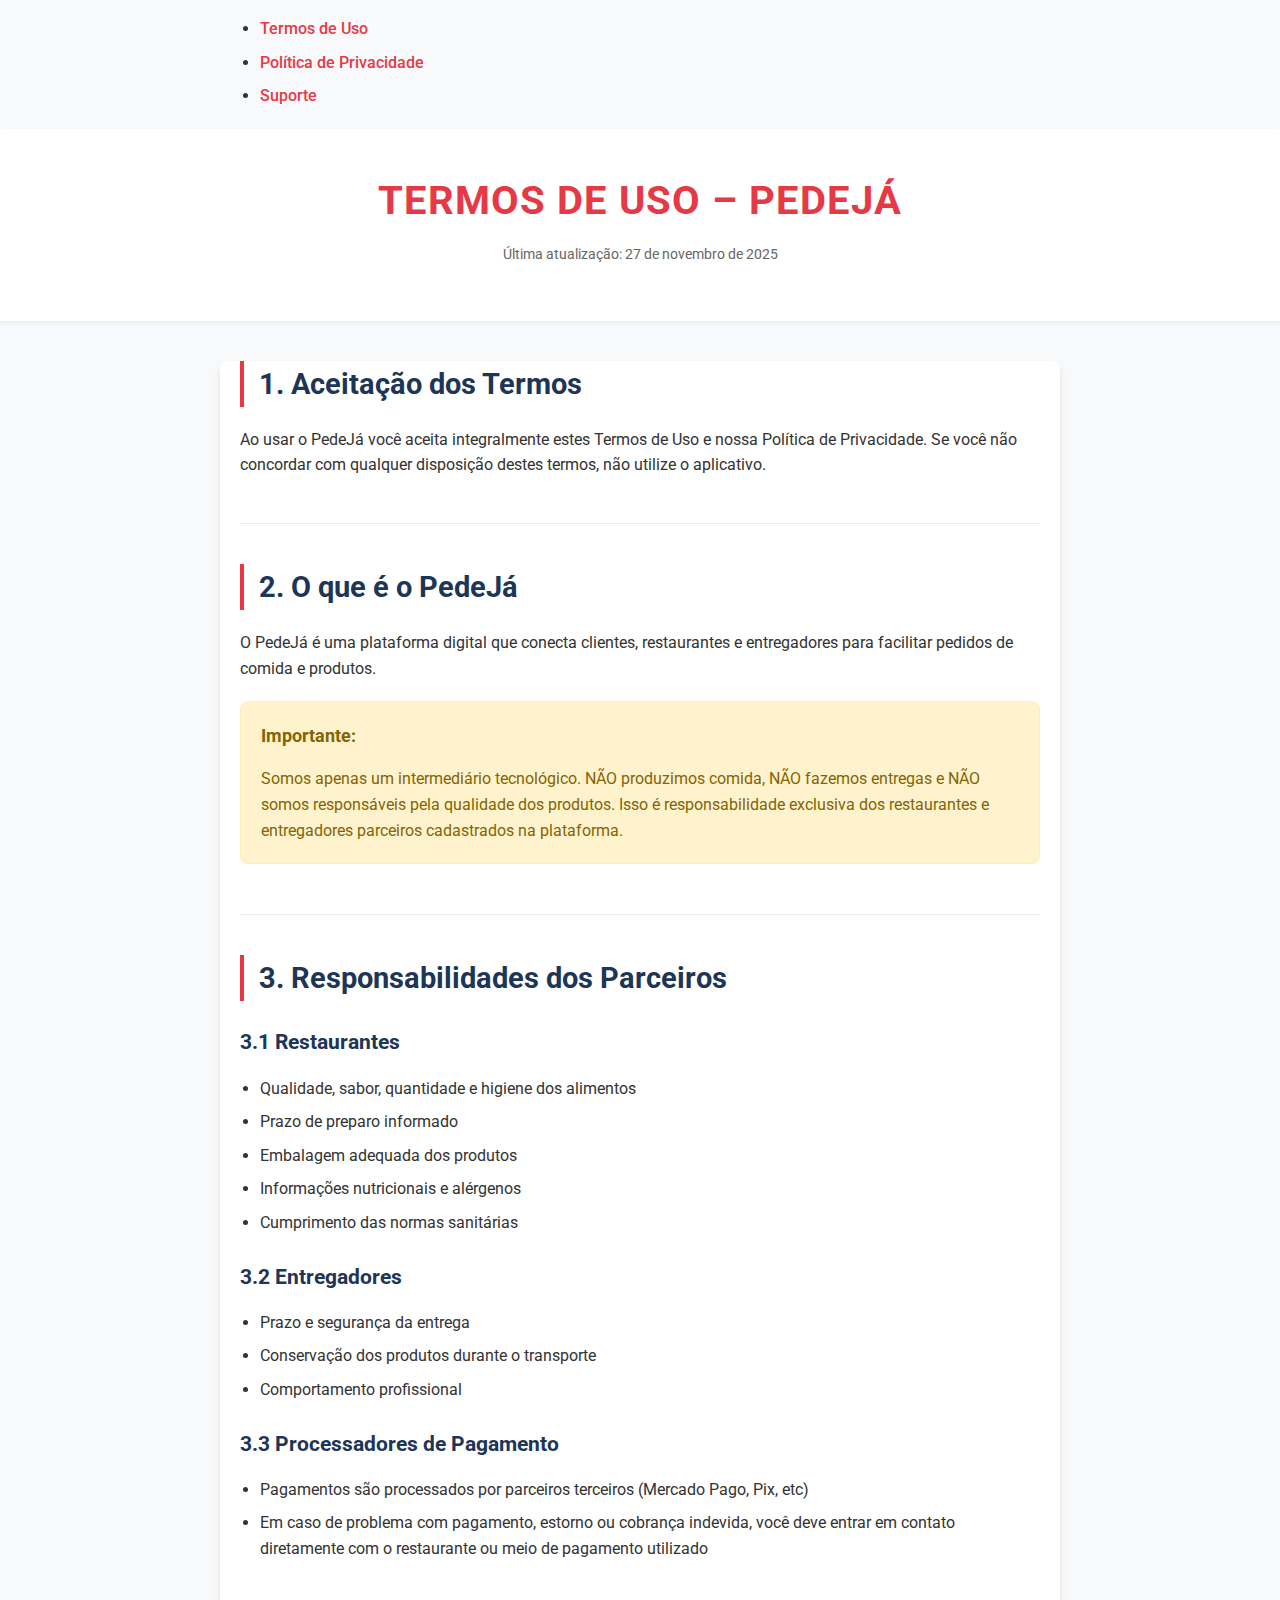
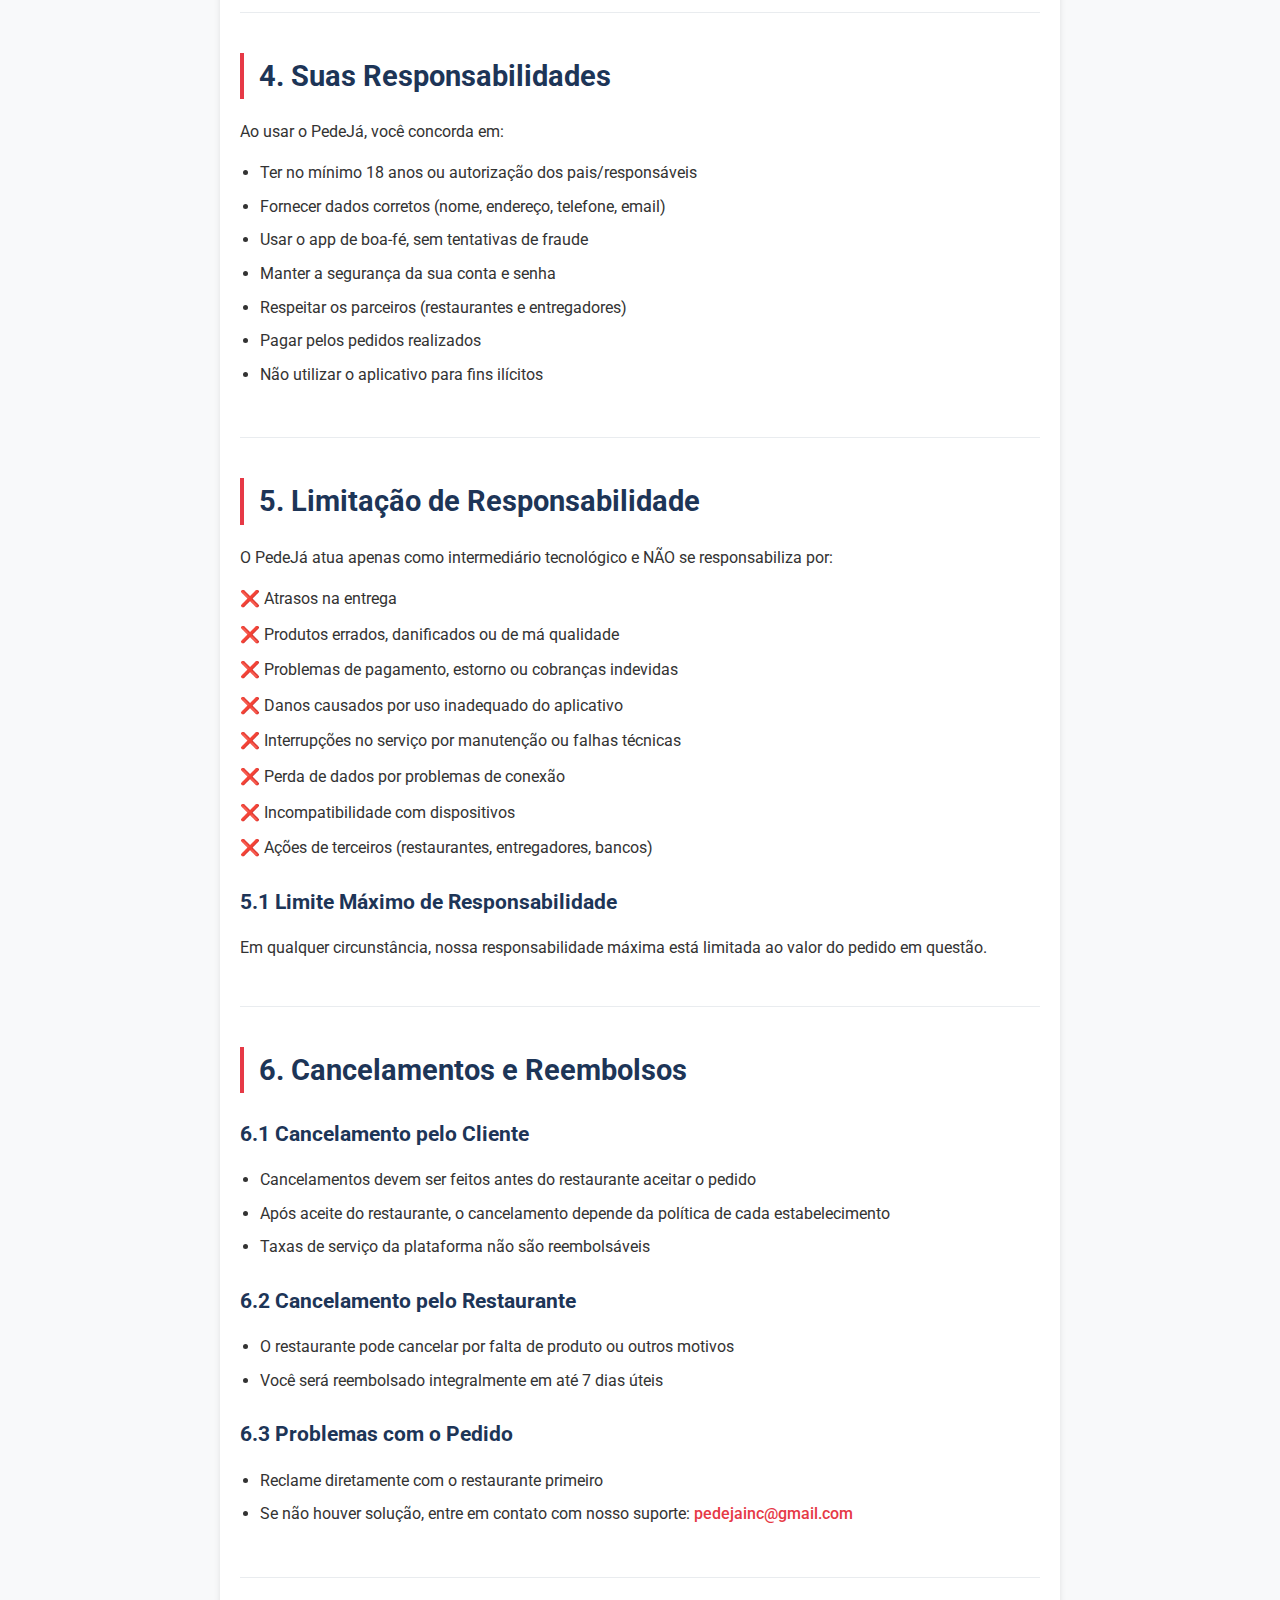
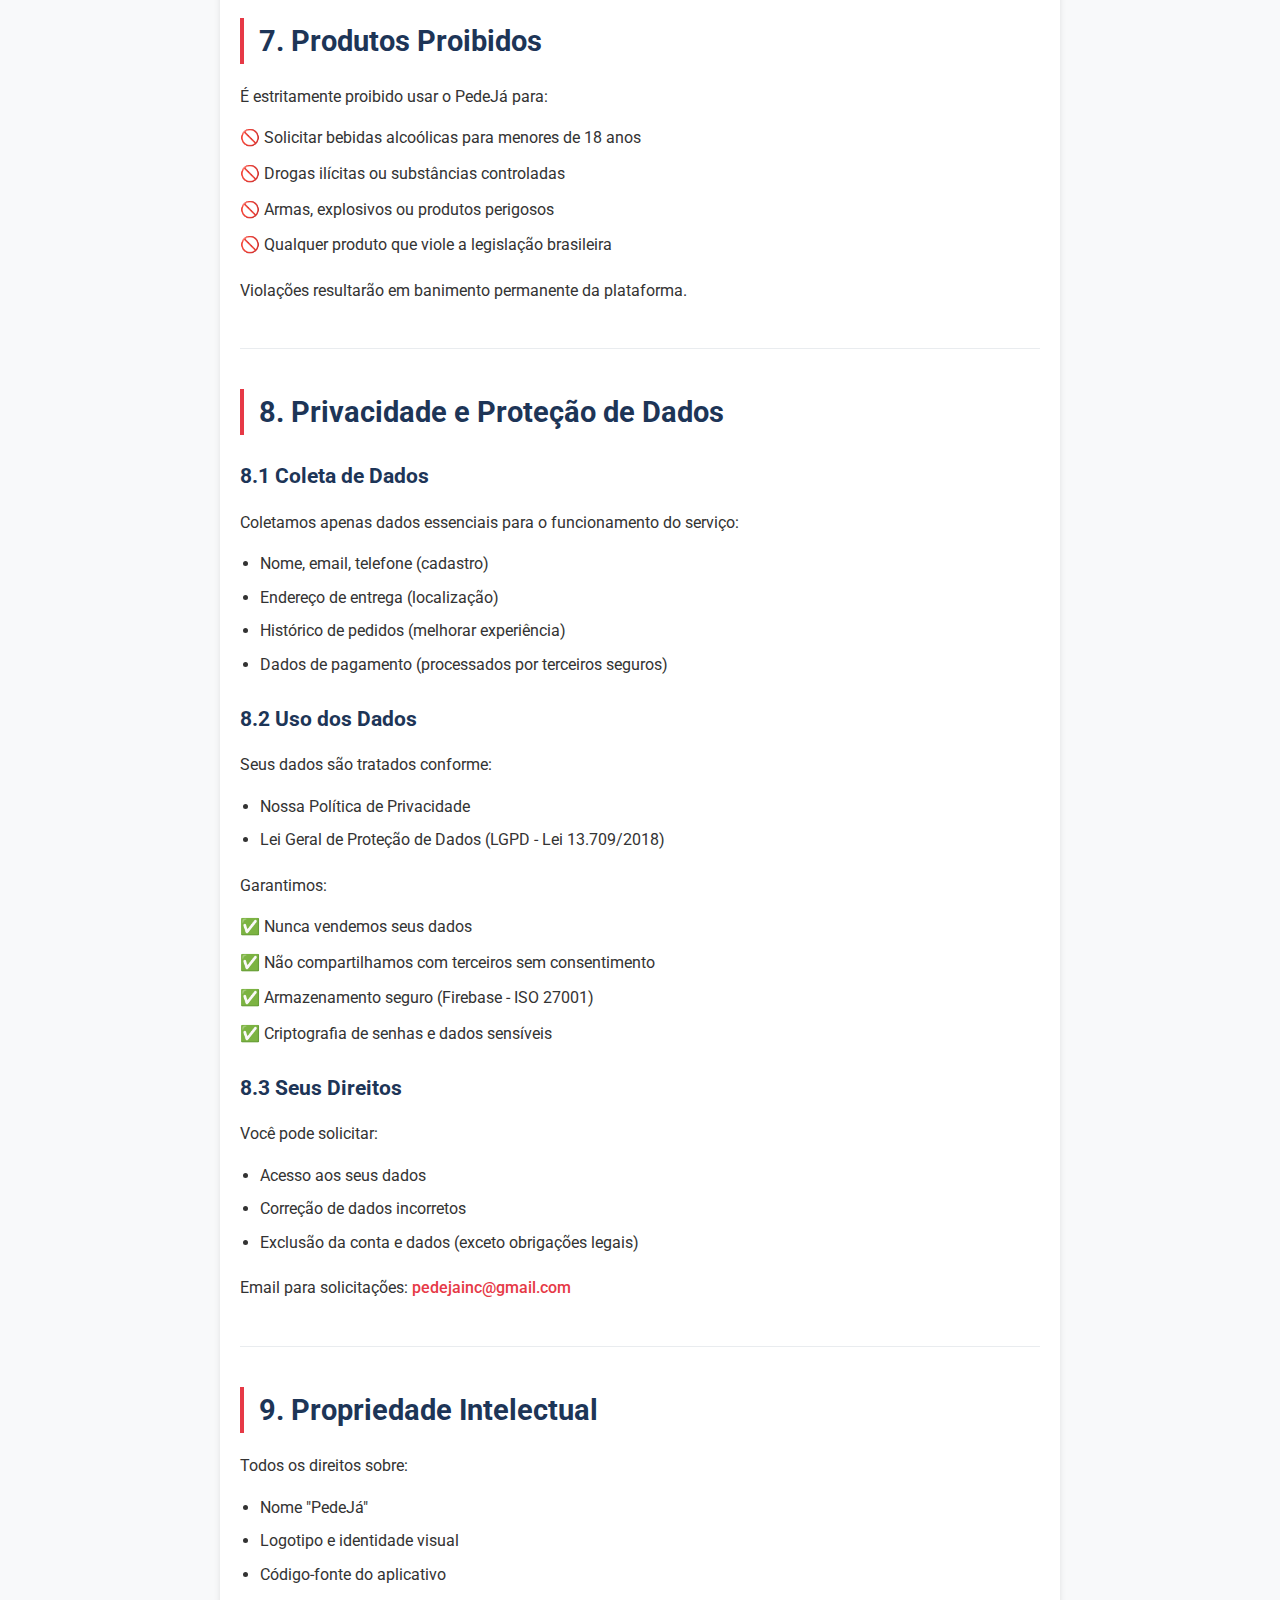
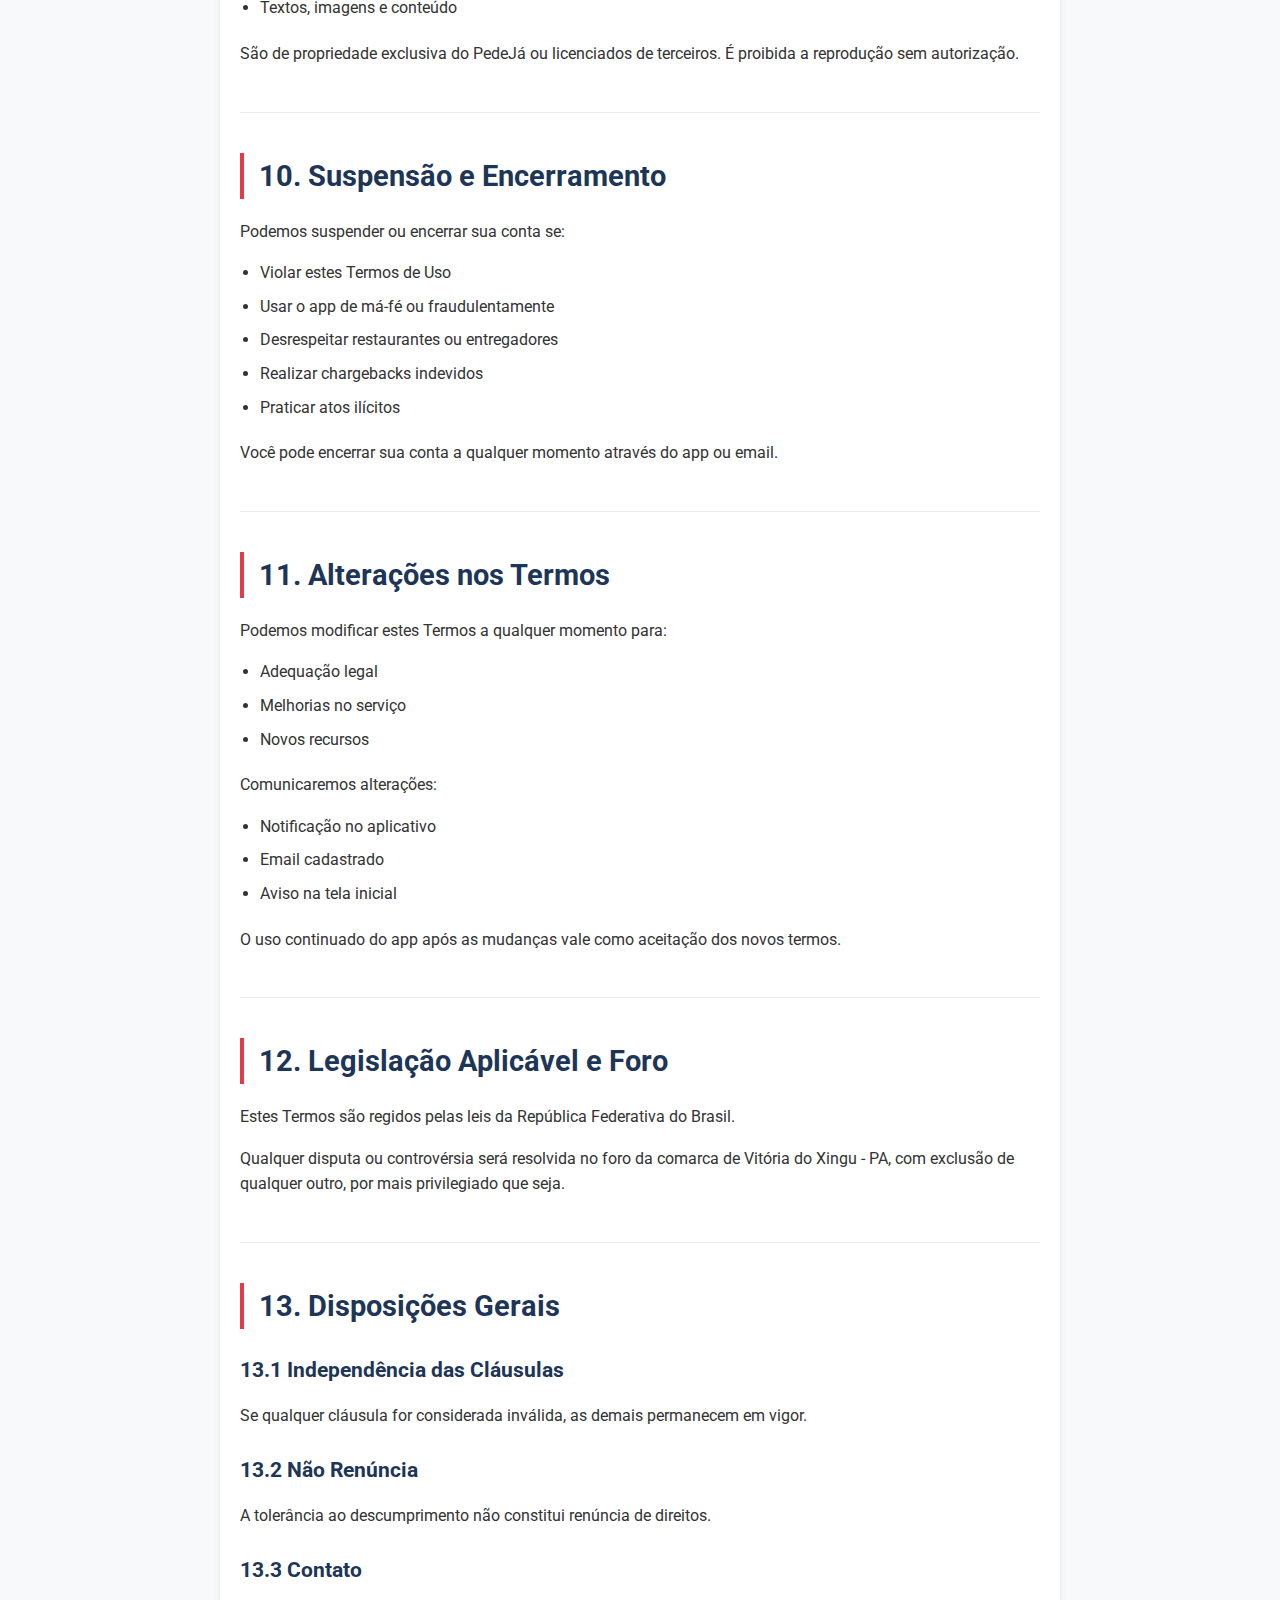
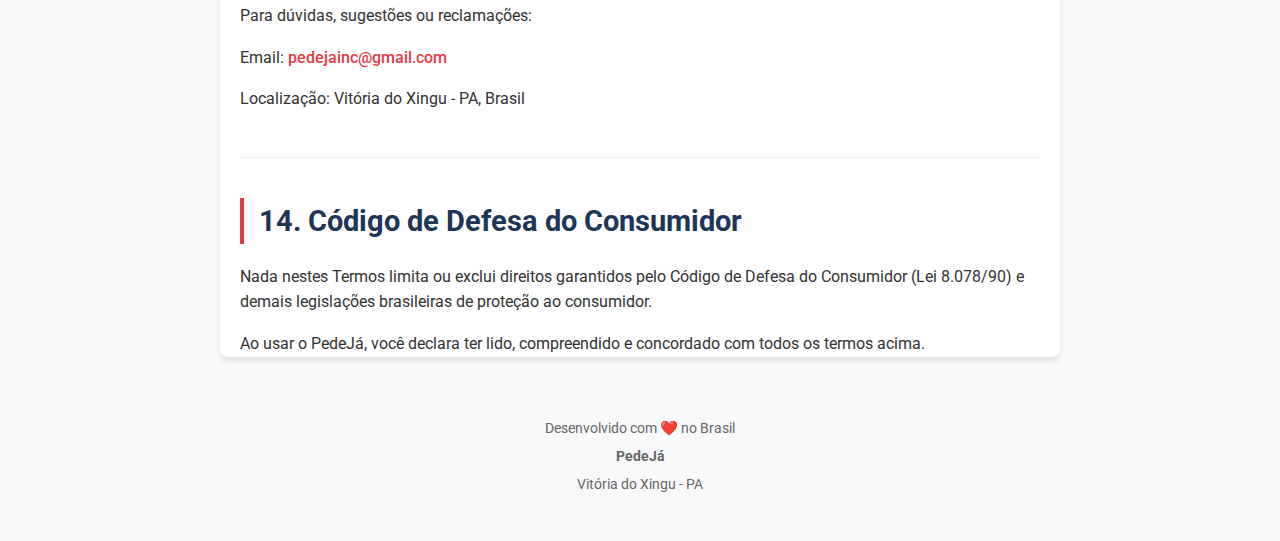
<file: index.html>
<!DOCTYPE html>
<html lang="pt-BR">
<head>
    <meta charset="UTF-8">
    <meta name="viewport" content="width=device-width, initial-scale=1.0">
    <title>Termos de Uso - PedeJá</title>
    <link rel="stylesheet" href="styles.css">
    <link href="https://fonts.googleapis.com/css2?family=Roboto:wght@300;400;500;700&display=swap" rel="stylesheet">
</head>
<body>
    <nav class="navbar">
        <div class="container">
            <ul class="nav-links">
                <li><a href="index.html" class="active">Termos de Uso</a></li>
                <li><a href="privacy.html">Política de Privacidade</a></li>
                <li><a href="support.html">Suporte</a></li>
            </ul>
        </div>
    </nav>

    <header>
        <div class="container">
            <h1>TERMOS DE USO – PEDEJÁ</h1>
            <p class="last-update">Última atualização: 27 de novembro de 2025</p>
        </div>
    </header>

    <main class="container">
        <section id="section-1">
            <h2>1. Aceitação dos Termos</h2>
            <p>Ao usar o PedeJá você aceita integralmente estes Termos de Uso e nossa Política de Privacidade. Se você não concordar com qualquer disposição destes termos, não utilize o aplicativo.</p>
        </section>

        <section id="section-2">
            <h2>2. O que é o PedeJá</h2>
            <p>O PedeJá é uma plataforma digital que conecta clientes, restaurantes e entregadores para facilitar pedidos de comida e produtos.</p>
            <div class="alert-box">
                <strong>Importante:</strong>
                <p>Somos apenas um intermediário tecnológico. NÃO produzimos comida, NÃO fazemos entregas e NÃO somos responsáveis pela qualidade dos produtos. Isso é responsabilidade exclusiva dos restaurantes e entregadores parceiros cadastrados na plataforma.</p>
            </div>
        </section>

        <section id="section-3">
            <h2>3. Responsabilidades dos Parceiros</h2>
            <h3>3.1 Restaurantes</h3>
            <ul>
                <li>Qualidade, sabor, quantidade e higiene dos alimentos</li>
                <li>Prazo de preparo informado</li>
                <li>Embalagem adequada dos produtos</li>
                <li>Informações nutricionais e alérgenos</li>
                <li>Cumprimento das normas sanitárias</li>
            </ul>
            <h3>3.2 Entregadores</h3>
            <ul>
                <li>Prazo e segurança da entrega</li>
                <li>Conservação dos produtos durante o transporte</li>
                <li>Comportamento profissional</li>
            </ul>
            <h3>3.3 Processadores de Pagamento</h3>
            <ul>
                <li>Pagamentos são processados por parceiros terceiros (Mercado Pago, Pix, etc)</li>
                <li>Em caso de problema com pagamento, estorno ou cobrança indevida, você deve entrar em contato diretamente com o restaurante ou meio de pagamento utilizado</li>
            </ul>
        </section>

        <section id="section-4">
            <h2>4. Suas Responsabilidades</h2>
            <p>Ao usar o PedeJá, você concorda em:</p>
            <ul>
                <li>Ter no mínimo 18 anos ou autorização dos pais/responsáveis</li>
                <li>Fornecer dados corretos (nome, endereço, telefone, email)</li>
                <li>Usar o app de boa-fé, sem tentativas de fraude</li>
                <li>Manter a segurança da sua conta e senha</li>
                <li>Respeitar os parceiros (restaurantes e entregadores)</li>
                <li>Pagar pelos pedidos realizados</li>
                <li>Não utilizar o aplicativo para fins ilícitos</li>
            </ul>
        </section>

        <section id="section-5">
            <h2>5. Limitação de Responsabilidade</h2>
            <p>O PedeJá atua apenas como intermediário tecnológico e NÃO se responsabiliza por:</p>
            <ul class="cross-list">
                <li>❌ Atrasos na entrega</li>
                <li>❌ Produtos errados, danificados ou de má qualidade</li>
                <li>❌ Problemas de pagamento, estorno ou cobranças indevidas</li>
                <li>❌ Danos causados por uso inadequado do aplicativo</li>
                <li>❌ Interrupções no serviço por manutenção ou falhas técnicas</li>
                <li>❌ Perda de dados por problemas de conexão</li>
                <li>❌ Incompatibilidade com dispositivos</li>
                <li>❌ Ações de terceiros (restaurantes, entregadores, bancos)</li>
            </ul>
            <h3>5.1 Limite Máximo de Responsabilidade</h3>
            <p>Em qualquer circunstância, nossa responsabilidade máxima está limitada ao valor do pedido em questão.</p>
        </section>

        <section id="section-6">
            <h2>6. Cancelamentos e Reembolsos</h2>
            <h3>6.1 Cancelamento pelo Cliente</h3>
            <ul>
                <li>Cancelamentos devem ser feitos antes do restaurante aceitar o pedido</li>
                <li>Após aceite do restaurante, o cancelamento depende da política de cada estabelecimento</li>
                <li>Taxas de serviço da plataforma não são reembolsáveis</li>
            </ul>
            <h3>6.2 Cancelamento pelo Restaurante</h3>
            <ul>
                <li>O restaurante pode cancelar por falta de produto ou outros motivos</li>
                <li>Você será reembolsado integralmente em até 7 dias úteis</li>
            </ul>
            <h3>6.3 Problemas com o Pedido</h3>
            <ul>
                <li>Reclame diretamente com o restaurante primeiro</li>
                <li>Se não houver solução, entre em contato com nosso suporte: <a href="mailto:pedejainc@gmail.com">pedejainc@gmail.com</a></li>
            </ul>
        </section>

        <section id="section-7">
            <h2>7. Produtos Proibidos</h2>
            <p>É estritamente proibido usar o PedeJá para:</p>
            <ul class="ban-list">
                <li>🚫 Solicitar bebidas alcoólicas para menores de 18 anos</li>
                <li>🚫 Drogas ilícitas ou substâncias controladas</li>
                <li>🚫 Armas, explosivos ou produtos perigosos</li>
                <li>🚫 Qualquer produto que viole a legislação brasileira</li>
            </ul>
            <p>Violações resultarão em banimento permanente da plataforma.</p>
        </section>

        <section id="section-8">
            <h2>8. Privacidade e Proteção de Dados</h2>
            <h3>8.1 Coleta de Dados</h3>
            <p>Coletamos apenas dados essenciais para o funcionamento do serviço:</p>
            <ul>
                <li>Nome, email, telefone (cadastro)</li>
                <li>Endereço de entrega (localização)</li>
                <li>Histórico de pedidos (melhorar experiência)</li>
                <li>Dados de pagamento (processados por terceiros seguros)</li>
            </ul>
            <h3>8.2 Uso dos Dados</h3>
            <p>Seus dados são tratados conforme:</p>
            <ul>
                <li>Nossa Política de Privacidade</li>
                <li>Lei Geral de Proteção de Dados (LGPD - Lei 13.709/2018)</li>
            </ul>
            <p>Garantimos:</p>
            <ul class="check-list">
                <li>✅ Nunca vendemos seus dados</li>
                <li>✅ Não compartilhamos com terceiros sem consentimento</li>
                <li>✅ Armazenamento seguro (Firebase - ISO 27001)</li>
                <li>✅ Criptografia de senhas e dados sensíveis</li>
            </ul>
            <h3>8.3 Seus Direitos</h3>
            <p>Você pode solicitar:</p>
            <ul>
                <li>Acesso aos seus dados</li>
                <li>Correção de dados incorretos</li>
                <li>Exclusão da conta e dados (exceto obrigações legais)</li>
            </ul>
            <p>Email para solicitações: <a href="mailto:pedejainc@gmail.com">pedejainc@gmail.com</a></p>
        </section>

        <section id="section-9">
            <h2>9. Propriedade Intelectual</h2>
            <p>Todos os direitos sobre:</p>
            <ul>
                <li>Nome "PedeJá"</li>
                <li>Logotipo e identidade visual</li>
                <li>Código-fonte do aplicativo</li>
                <li>Textos, imagens e conteúdo</li>
            </ul>
            <p>São de propriedade exclusiva do PedeJá ou licenciados de terceiros. É proibida a reprodução sem autorização.</p>
        </section>

        <section id="section-10">
            <h2>10. Suspensão e Encerramento</h2>
            <p>Podemos suspender ou encerrar sua conta se:</p>
            <ul>
                <li>Violar estes Termos de Uso</li>
                <li>Usar o app de má-fé ou fraudulentamente</li>
                <li>Desrespeitar restaurantes ou entregadores</li>
                <li>Realizar chargebacks indevidos</li>
                <li>Praticar atos ilícitos</li>
            </ul>
            <p>Você pode encerrar sua conta a qualquer momento através do app ou email.</p>
        </section>

        <section id="section-11">
            <h2>11. Alterações nos Termos</h2>
            <p>Podemos modificar estes Termos a qualquer momento para:</p>
            <ul>
                <li>Adequação legal</li>
                <li>Melhorias no serviço</li>
                <li>Novos recursos</li>
            </ul>
            <p>Comunicaremos alterações:</p>
            <ul>
                <li>Notificação no aplicativo</li>
                <li>Email cadastrado</li>
                <li>Aviso na tela inicial</li>
            </ul>
            <p>O uso continuado do app após as mudanças vale como aceitação dos novos termos.</p>
        </section>

        <section id="section-12">
            <h2>12. Legislação Aplicável e Foro</h2>
            <p>Estes Termos são regidos pelas leis da República Federativa do Brasil.</p>
            <p>Qualquer disputa ou controvérsia será resolvida no foro da comarca de Vitória do Xingu - PA, com exclusão de qualquer outro, por mais privilegiado que seja.</p>
        </section>

        <section id="section-13">
            <h2>13. Disposições Gerais</h2>
            <h3>13.1 Independência das Cláusulas</h3>
            <p>Se qualquer cláusula for considerada inválida, as demais permanecem em vigor.</p>
            <h3>13.2 Não Renúncia</h3>
            <p>A tolerância ao descumprimento não constitui renúncia de direitos.</p>
            <h3>13.3 Contato</h3>
            <p>Para dúvidas, sugestões ou reclamações:</p>
            <p>Email: <a href="mailto:pedejainc@gmail.com">pedejainc@gmail.com</a></p>
            <p>Localização: Vitória do Xingu - PA, Brasil</p>
        </section>

        <section id="section-14">
            <h2>14. Código de Defesa do Consumidor</h2>
            <p>Nada nestes Termos limita ou exclui direitos garantidos pelo Código de Defesa do Consumidor (Lei 8.078/90) e demais legislações brasileiras de proteção ao consumidor.</p>
            <p>Ao usar o PedeJá, você declara ter lido, compreendido e concordado com todos os termos acima.</p>
        </section>
    </main>

    <footer>
        <div class="container">
            <p>Desenvolvido com ❤️ no Brasil</p>
            <p><strong>PedeJá</strong></p>
            <p>Vitória do Xingu - PA</p>
        </div>
    </footer>
</body>
</html>
</file>
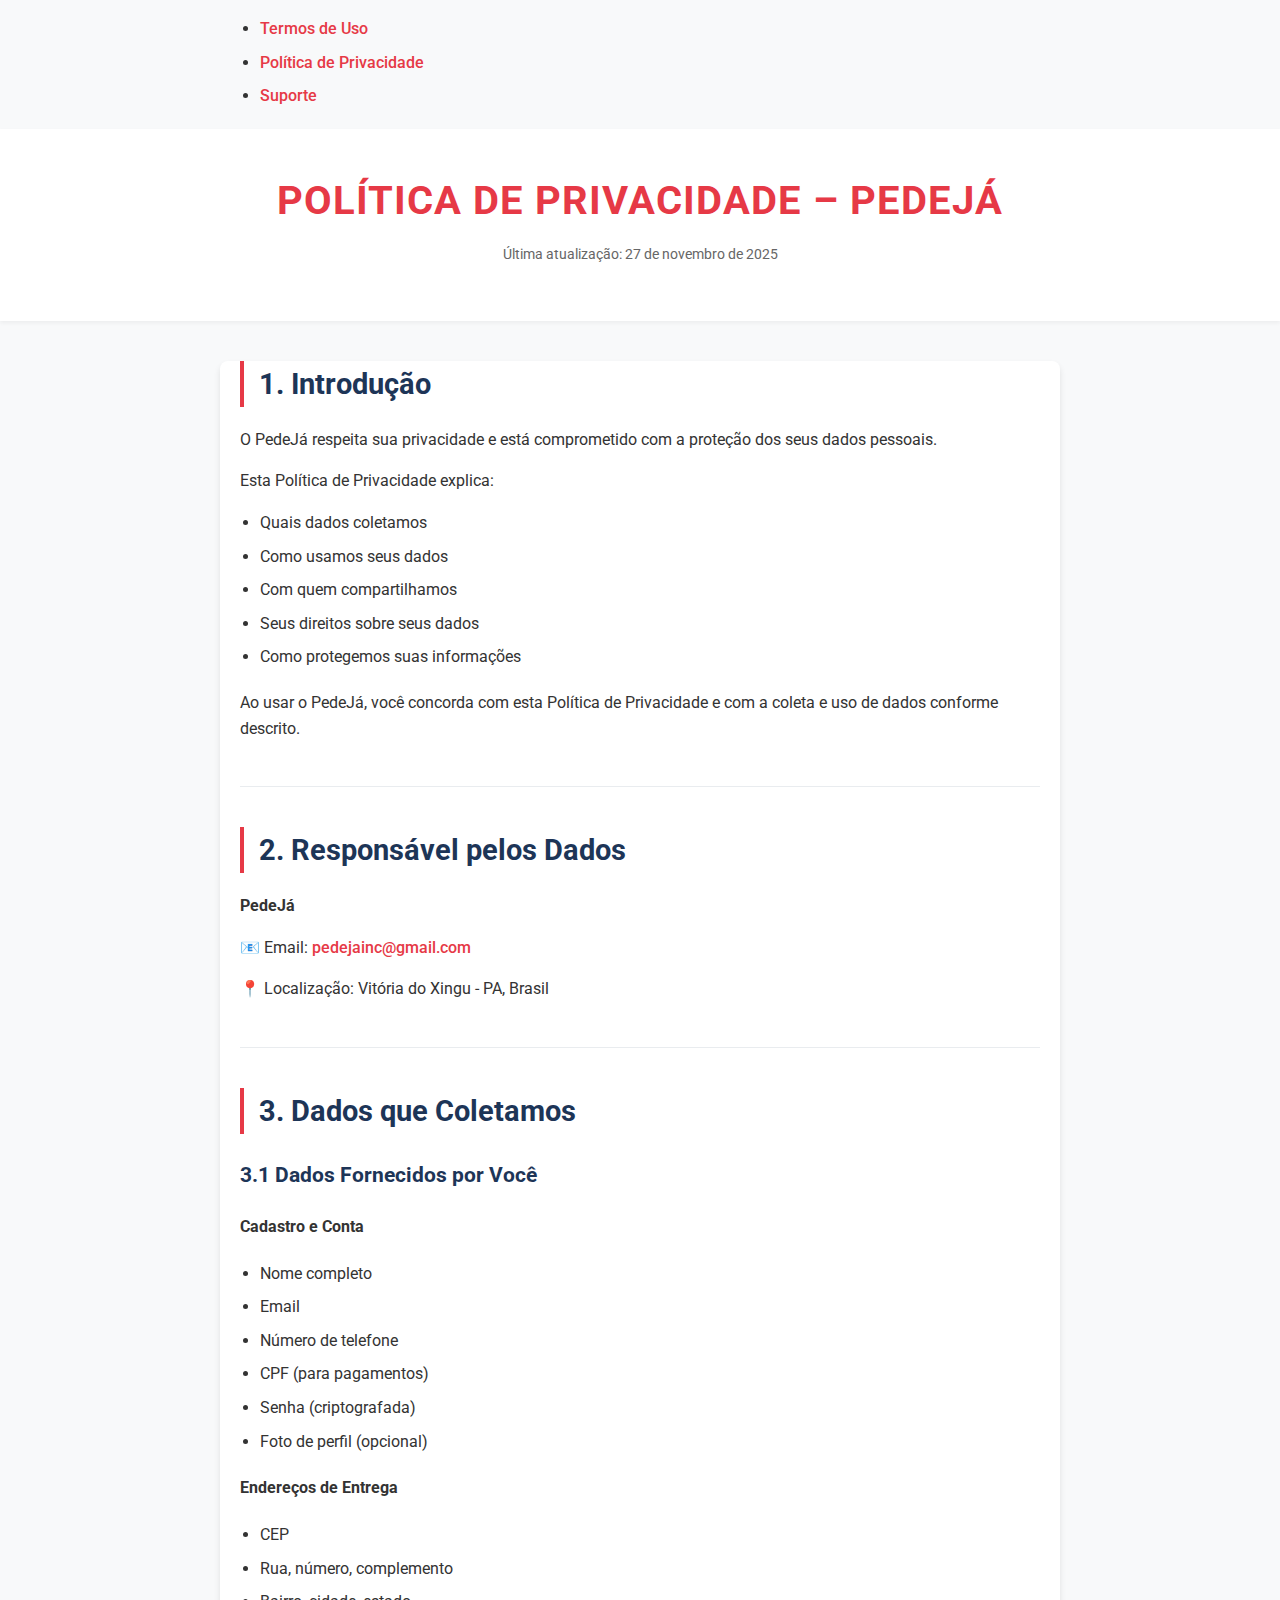
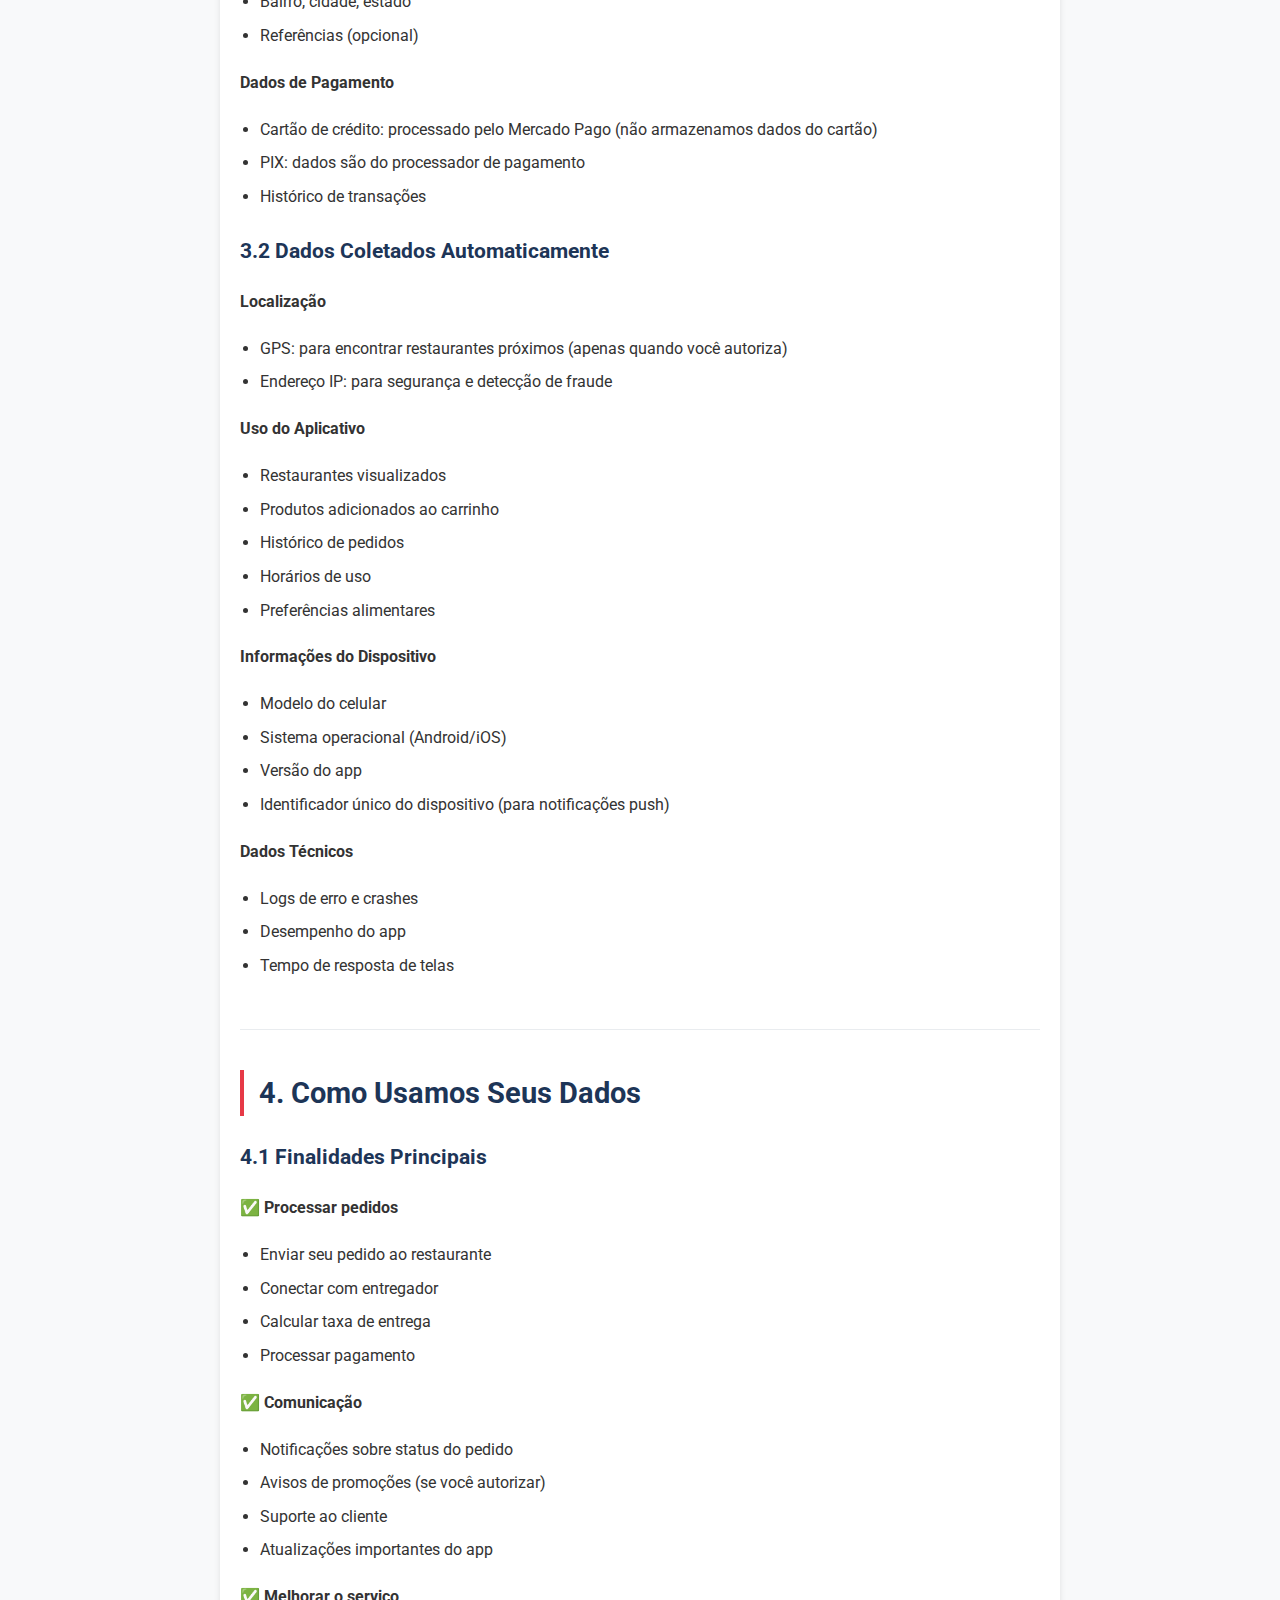
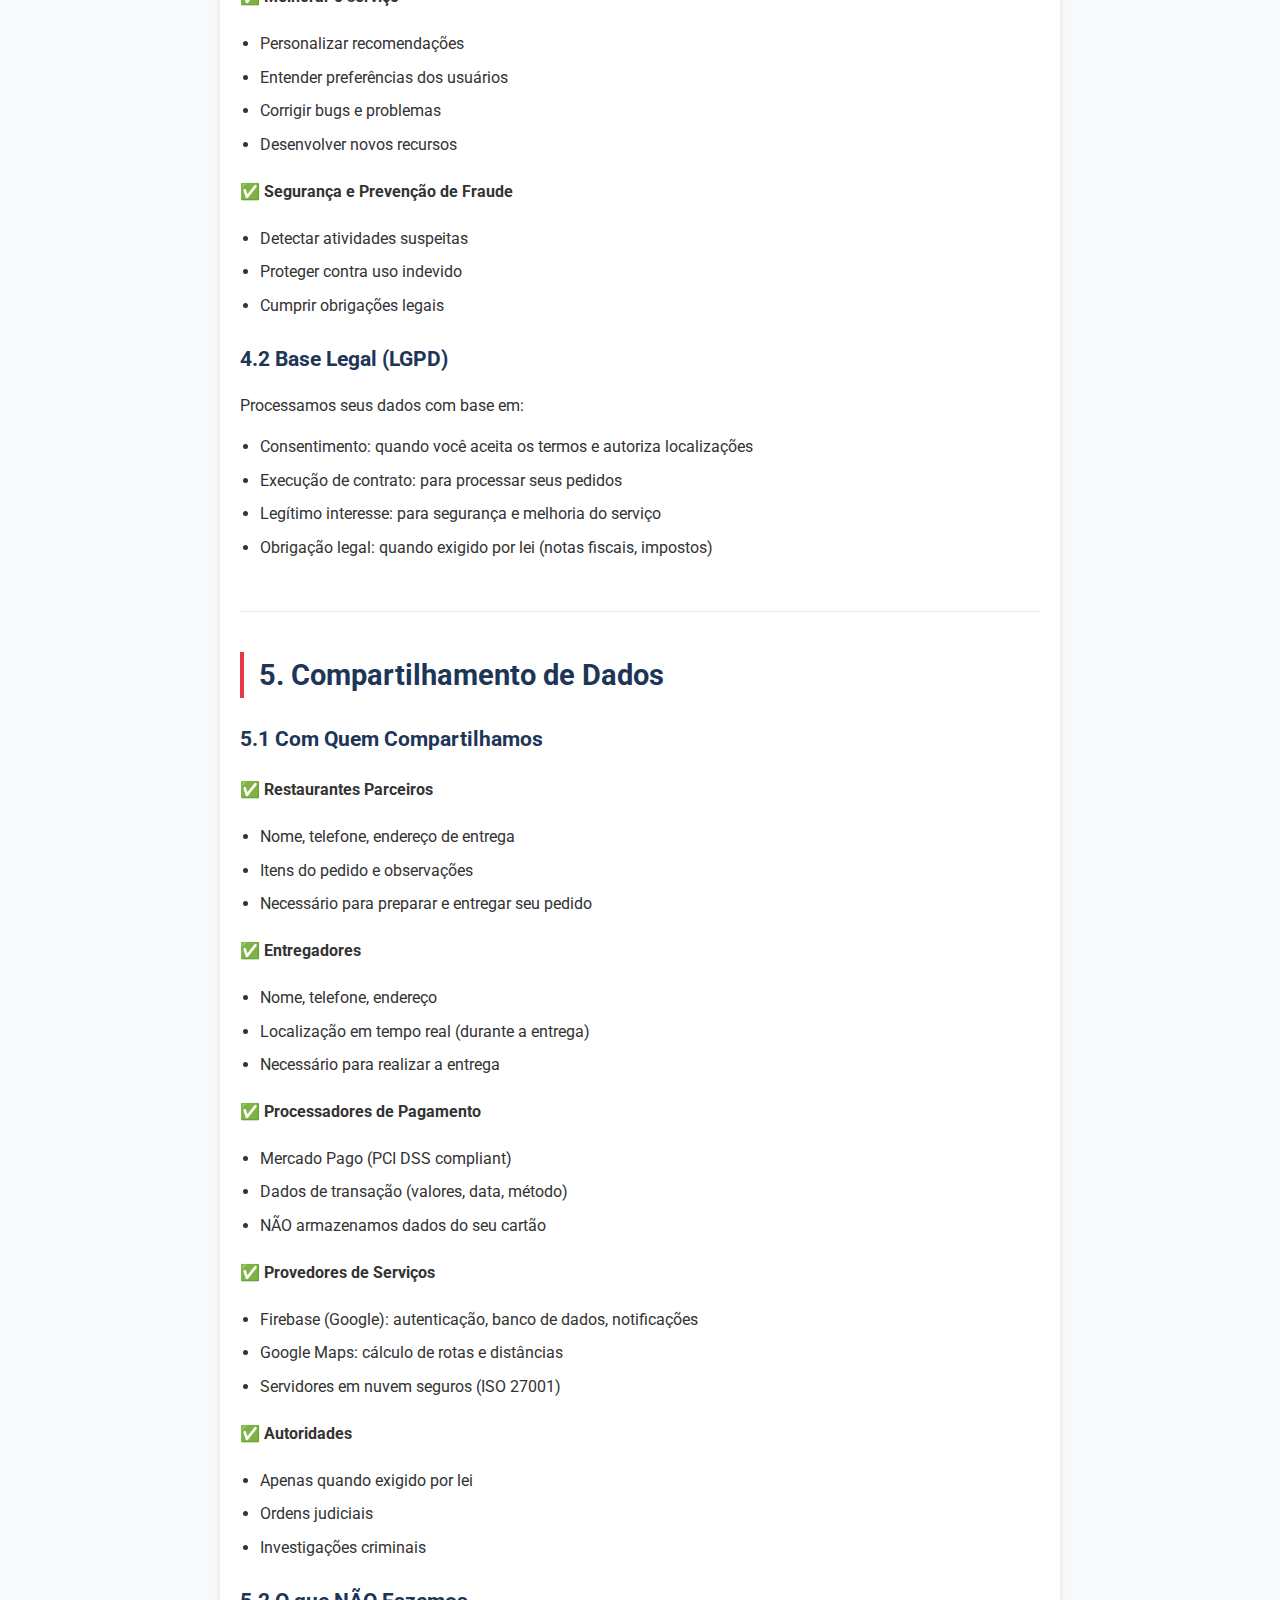
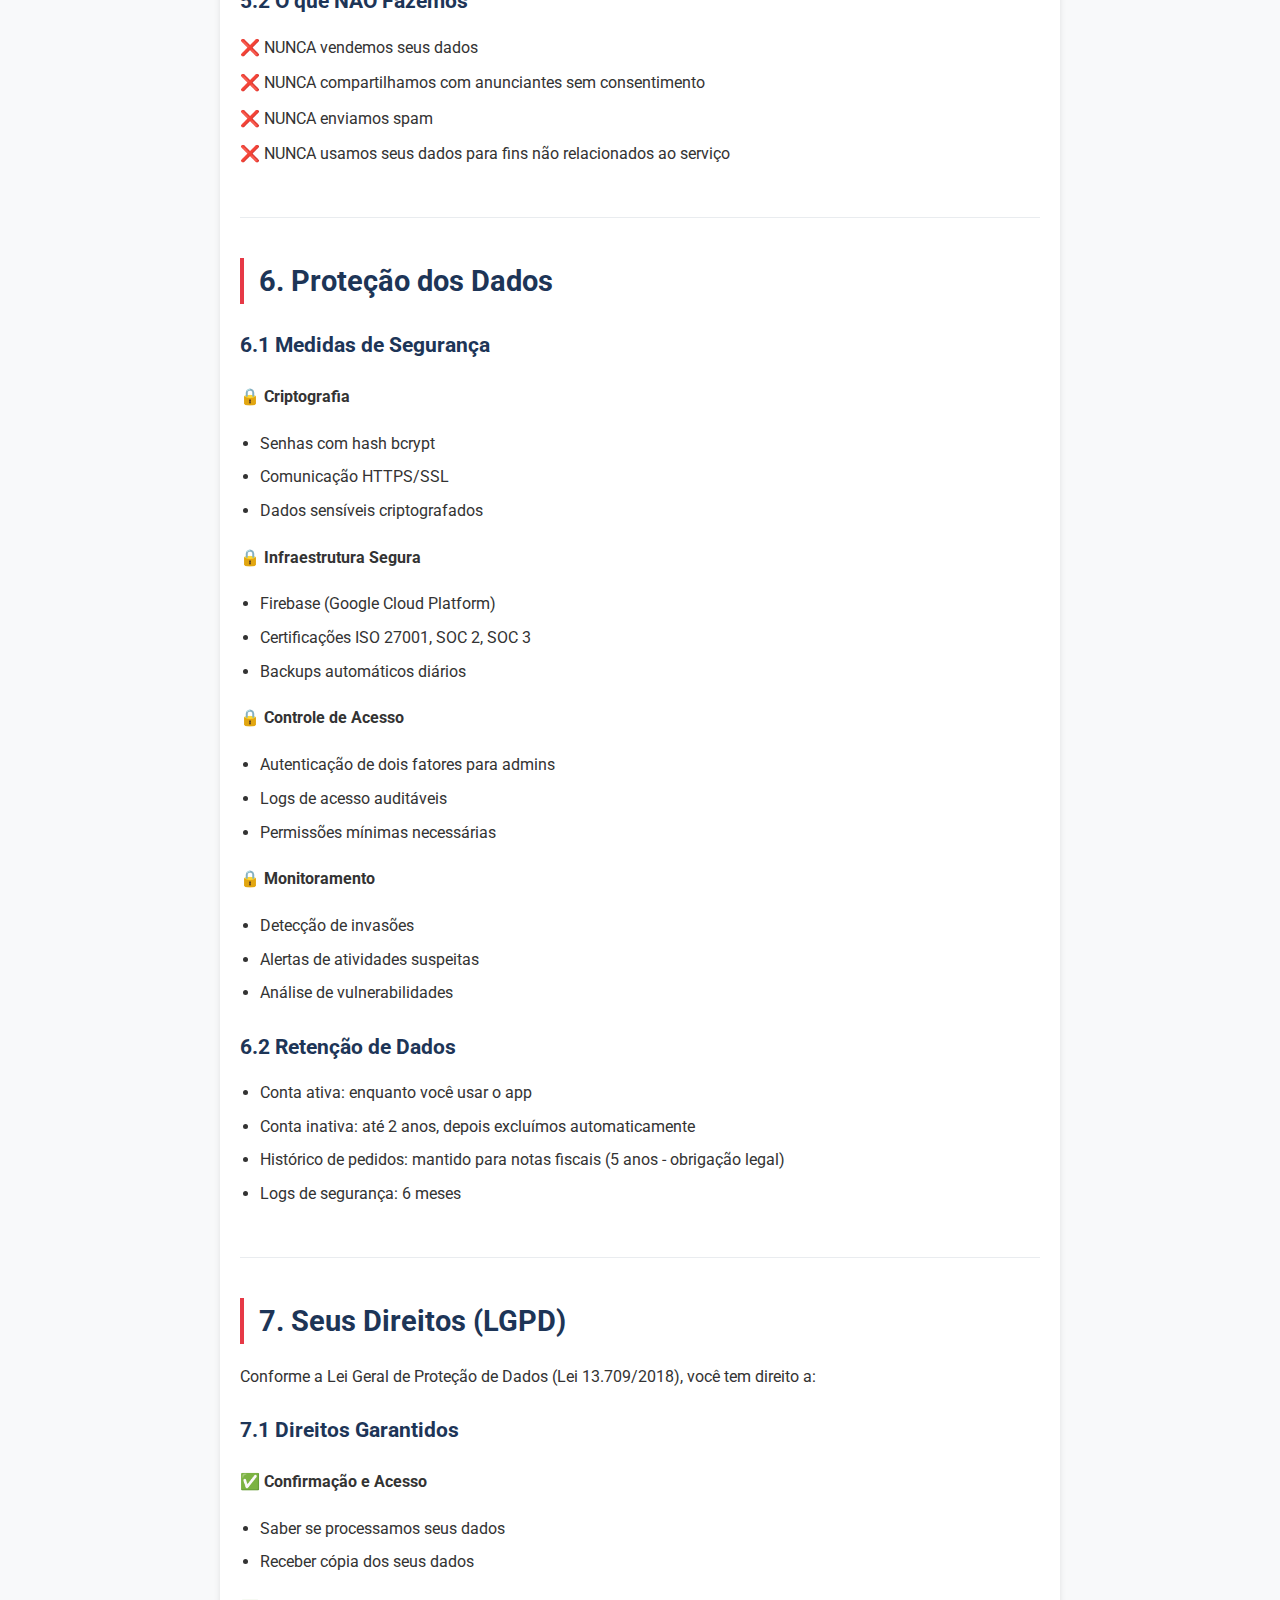
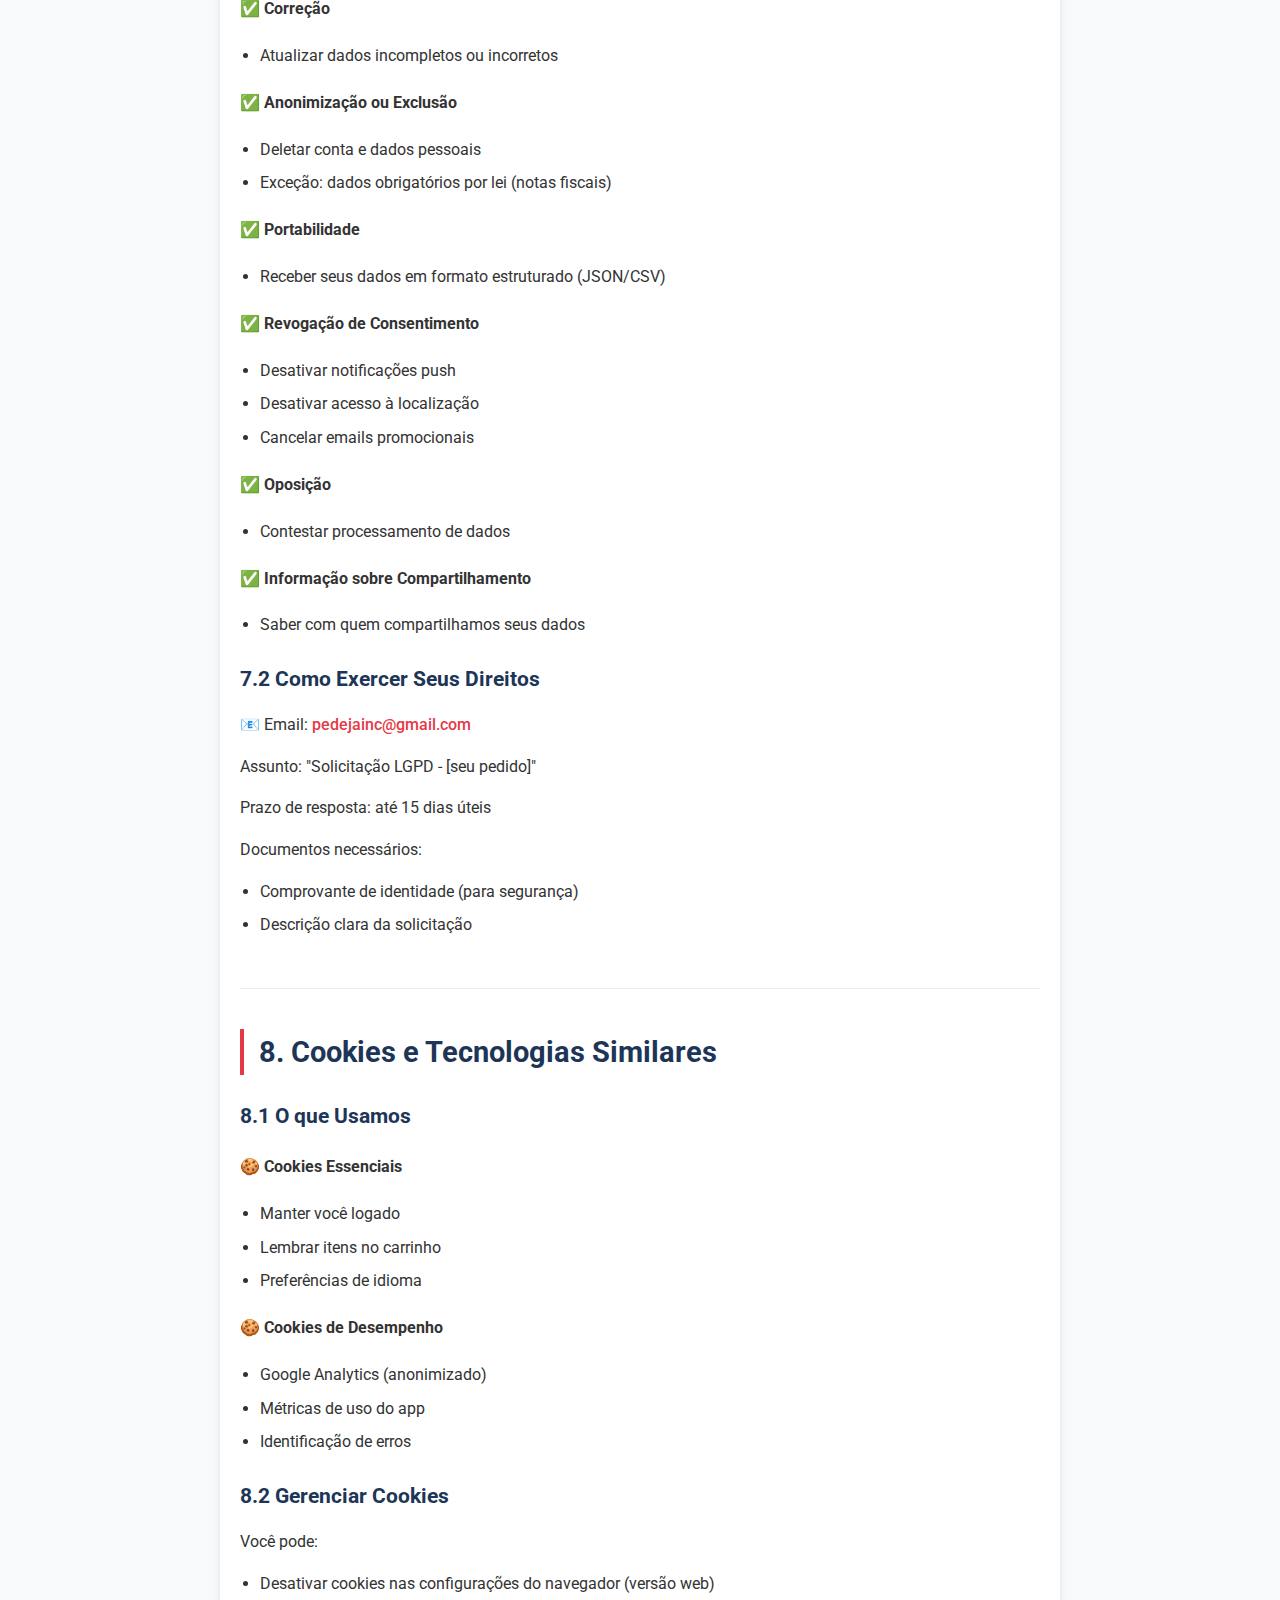
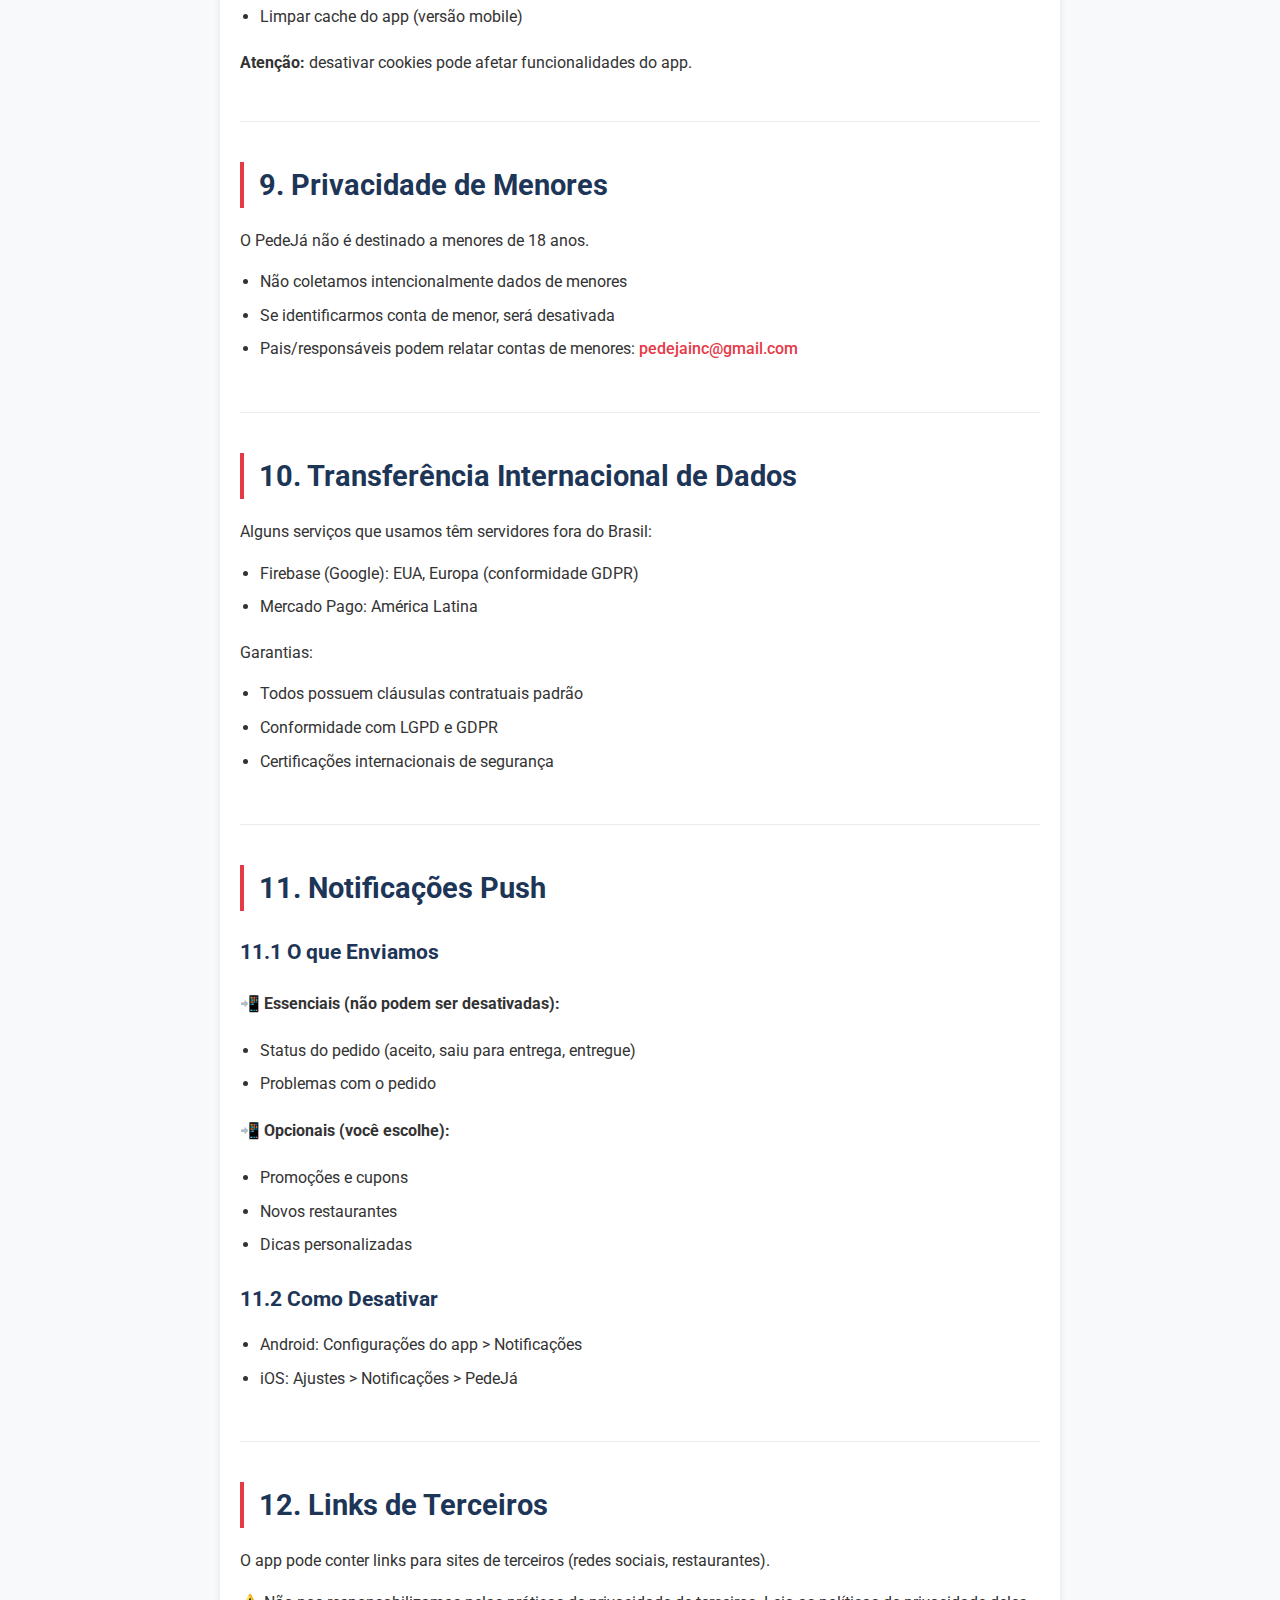
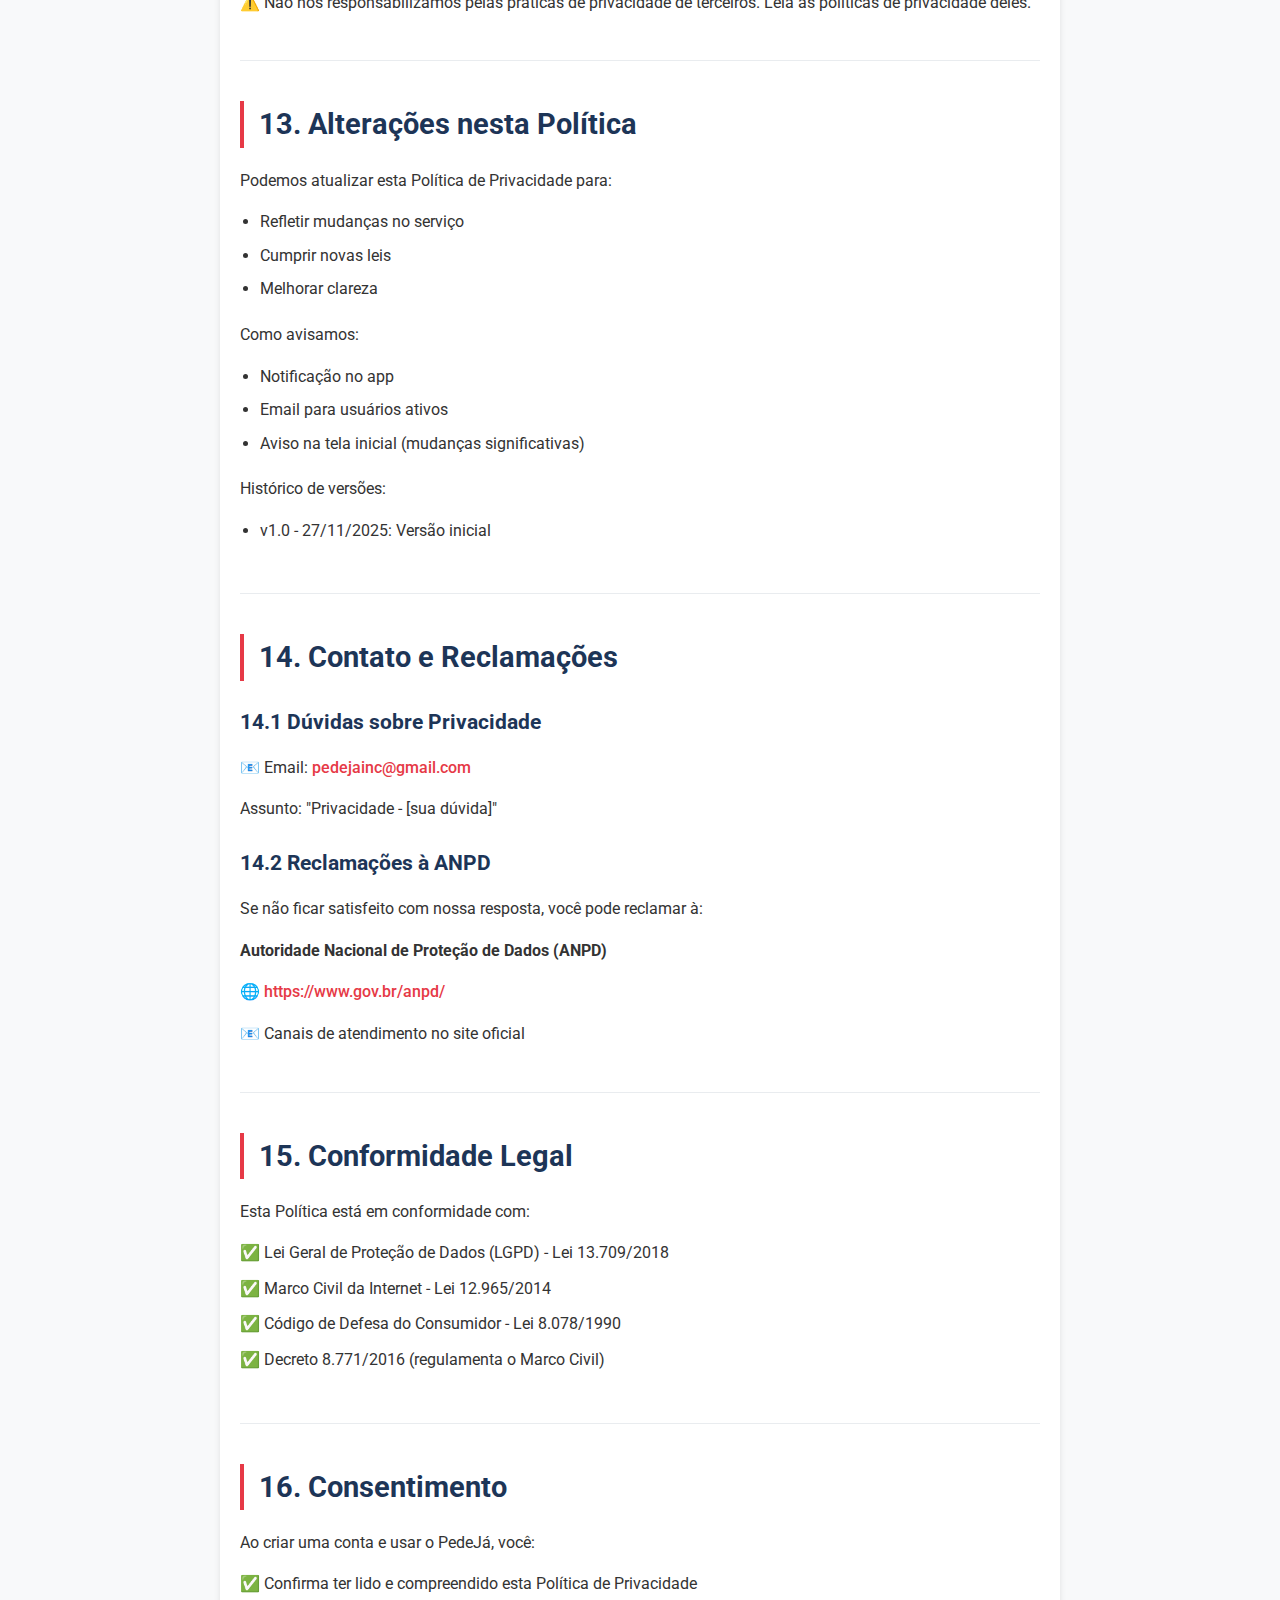
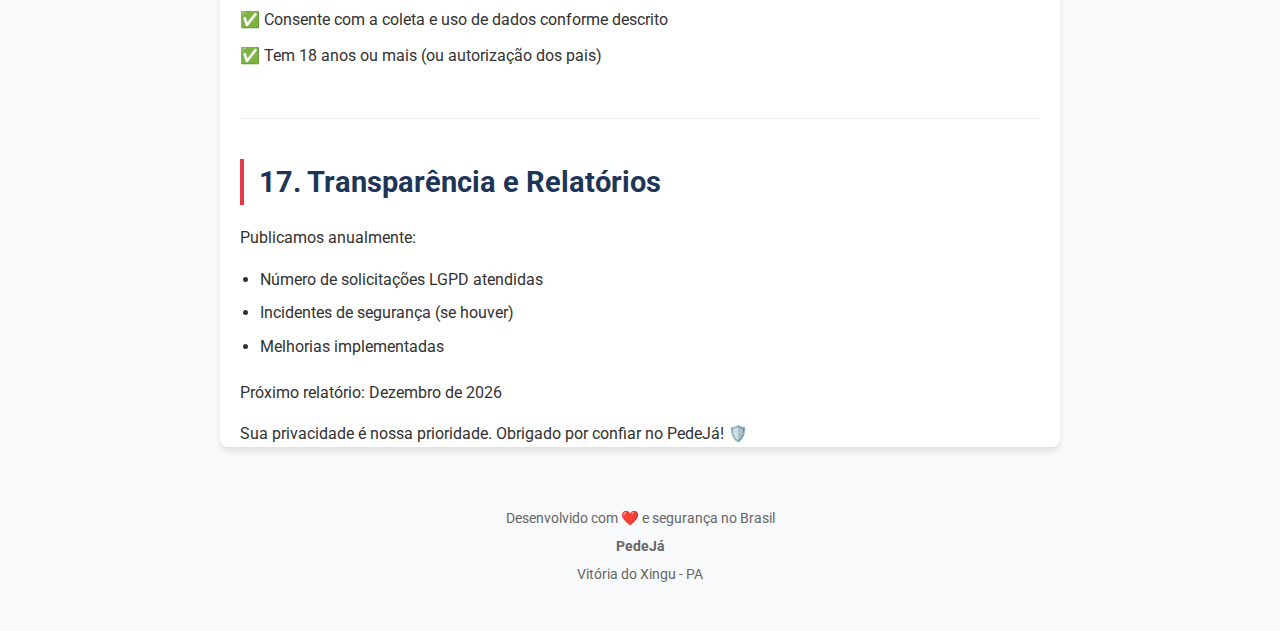
<file: privacy.html>
<!DOCTYPE html>
<html lang="pt-BR">
<head>
    <meta charset="UTF-8">
    <meta name="viewport" content="width=device-width, initial-scale=1.0">
    <title>Política de Privacidade - PedeJá</title>
    <link rel="stylesheet" href="styles.css">
    <link href="https://fonts.googleapis.com/css2?family=Roboto:wght@300;400;500;700&display=swap" rel="stylesheet">
</head>
<body>
    <nav class="navbar">
        <div class="container">
            <ul class="nav-links">
                <li><a href="index.html">Termos de Uso</a></li>
                <li><a href="privacy.html" class="active">Política de Privacidade</a></li>
                <li><a href="support.html">Suporte</a></li>
            </ul>
        </div>
    </nav>

    <header>
        <div class="container">
            <h1>POLÍTICA DE PRIVACIDADE – PEDEJÁ</h1>
            <p class="last-update">Última atualização: 27 de novembro de 2025</p>
        </div>
    </header>

    <main class="container">
        <section id="section-1">
            <h2>1. Introdução</h2>
            <p>O PedeJá respeita sua privacidade e está comprometido com a proteção dos seus dados pessoais.</p>
            <p>Esta Política de Privacidade explica:</p>
            <ul>
                <li>Quais dados coletamos</li>
                <li>Como usamos seus dados</li>
                <li>Com quem compartilhamos</li>
                <li>Seus direitos sobre seus dados</li>
                <li>Como protegemos suas informações</li>
            </ul>
            <p>Ao usar o PedeJá, você concorda com esta Política de Privacidade e com a coleta e uso de dados conforme descrito.</p>
        </section>

        <section id="section-2">
            <h2>2. Responsável pelos Dados</h2>
            <p><strong>PedeJá</strong></p>
            <p>📧 Email: <a href="mailto:pedejainc@gmail.com">pedejainc@gmail.com</a></p>
            <p>📍 Localização: Vitória do Xingu - PA, Brasil</p>
        </section>

        <section id="section-3">
            <h2>3. Dados que Coletamos</h2>
            <h3>3.1 Dados Fornecidos por Você</h3>
            
            <h4>Cadastro e Conta</h4>
            <ul>
                <li>Nome completo</li>
                <li>Email</li>
                <li>Número de telefone</li>
                <li>CPF (para pagamentos)</li>
                <li>Senha (criptografada)</li>
                <li>Foto de perfil (opcional)</li>
            </ul>

            <h4>Endereços de Entrega</h4>
            <ul>
                <li>CEP</li>
                <li>Rua, número, complemento</li>
                <li>Bairro, cidade, estado</li>
                <li>Referências (opcional)</li>
            </ul>

            <h4>Dados de Pagamento</h4>
            <ul>
                <li>Cartão de crédito: processado pelo Mercado Pago (não armazenamos dados do cartão)</li>
                <li>PIX: dados são do processador de pagamento</li>
                <li>Histórico de transações</li>
            </ul>

            <h3>3.2 Dados Coletados Automaticamente</h3>
            
            <h4>Localização</h4>
            <ul>
                <li>GPS: para encontrar restaurantes próximos (apenas quando você autoriza)</li>
                <li>Endereço IP: para segurança e detecção de fraude</li>
            </ul>

            <h4>Uso do Aplicativo</h4>
            <ul>
                <li>Restaurantes visualizados</li>
                <li>Produtos adicionados ao carrinho</li>
                <li>Histórico de pedidos</li>
                <li>Horários de uso</li>
                <li>Preferências alimentares</li>
            </ul>

            <h4>Informações do Dispositivo</h4>
            <ul>
                <li>Modelo do celular</li>
                <li>Sistema operacional (Android/iOS)</li>
                <li>Versão do app</li>
                <li>Identificador único do dispositivo (para notificações push)</li>
            </ul>

            <h4>Dados Técnicos</h4>
            <ul>
                <li>Logs de erro e crashes</li>
                <li>Desempenho do app</li>
                <li>Tempo de resposta de telas</li>
            </ul>
        </section>

        <section id="section-4">
            <h2>4. Como Usamos Seus Dados</h2>
            <h3>4.1 Finalidades Principais</h3>
            
            <h4>✅ Processar pedidos</h4>
            <ul>
                <li>Enviar seu pedido ao restaurante</li>
                <li>Conectar com entregador</li>
                <li>Calcular taxa de entrega</li>
                <li>Processar pagamento</li>
            </ul>

            <h4>✅ Comunicação</h4>
            <ul>
                <li>Notificações sobre status do pedido</li>
                <li>Avisos de promoções (se você autorizar)</li>
                <li>Suporte ao cliente</li>
                <li>Atualizações importantes do app</li>
            </ul>

            <h4>✅ Melhorar o serviço</h4>
            <ul>
                <li>Personalizar recomendações</li>
                <li>Entender preferências dos usuários</li>
                <li>Corrigir bugs e problemas</li>
                <li>Desenvolver novos recursos</li>
            </ul>

            <h4>✅ Segurança e Prevenção de Fraude</h4>
            <ul>
                <li>Detectar atividades suspeitas</li>
                <li>Proteger contra uso indevido</li>
                <li>Cumprir obrigações legais</li>
            </ul>

            <h3>4.2 Base Legal (LGPD)</h3>
            <p>Processamos seus dados com base em:</p>
            <ul>
                <li>Consentimento: quando você aceita os termos e autoriza localizações</li>
                <li>Execução de contrato: para processar seus pedidos</li>
                <li>Legítimo interesse: para segurança e melhoria do serviço</li>
                <li>Obrigação legal: quando exigido por lei (notas fiscais, impostos)</li>
            </ul>
        </section>

        <section id="section-5">
            <h2>5. Compartilhamento de Dados</h2>
            <h3>5.1 Com Quem Compartilhamos</h3>

            <h4>✅ Restaurantes Parceiros</h4>
            <ul>
                <li>Nome, telefone, endereço de entrega</li>
                <li>Itens do pedido e observações</li>
                <li>Necessário para preparar e entregar seu pedido</li>
            </ul>

            <h4>✅ Entregadores</h4>
            <ul>
                <li>Nome, telefone, endereço</li>
                <li>Localização em tempo real (durante a entrega)</li>
                <li>Necessário para realizar a entrega</li>
            </ul>

            <h4>✅ Processadores de Pagamento</h4>
            <ul>
                <li>Mercado Pago (PCI DSS compliant)</li>
                <li>Dados de transação (valores, data, método)</li>
                <li>NÃO armazenamos dados do seu cartão</li>
            </ul>

            <h4>✅ Provedores de Serviços</h4>
            <ul>
                <li>Firebase (Google): autenticação, banco de dados, notificações</li>
                <li>Google Maps: cálculo de rotas e distâncias</li>
                <li>Servidores em nuvem seguros (ISO 27001)</li>
            </ul>

            <h4>✅ Autoridades</h4>
            <ul>
                <li>Apenas quando exigido por lei</li>
                <li>Ordens judiciais</li>
                <li>Investigações criminais</li>
            </ul>

            <h3>5.2 O que NÃO Fazemos</h3>
            <ul class="ban-list">
                <li>❌ NUNCA vendemos seus dados</li>
                <li>❌ NUNCA compartilhamos com anunciantes sem consentimento</li>
                <li>❌ NUNCA enviamos spam</li>
                <li>❌ NUNCA usamos seus dados para fins não relacionados ao serviço</li>
            </ul>
        </section>

        <section id="section-6">
            <h2>6. Proteção dos Dados</h2>
            <h3>6.1 Medidas de Segurança</h3>

            <h4>🔒 Criptografia</h4>
            <ul>
                <li>Senhas com hash bcrypt</li>
                <li>Comunicação HTTPS/SSL</li>
                <li>Dados sensíveis criptografados</li>
            </ul>

            <h4>🔒 Infraestrutura Segura</h4>
            <ul>
                <li>Firebase (Google Cloud Platform)</li>
                <li>Certificações ISO 27001, SOC 2, SOC 3</li>
                <li>Backups automáticos diários</li>
            </ul>

            <h4>🔒 Controle de Acesso</h4>
            <ul>
                <li>Autenticação de dois fatores para admins</li>
                <li>Logs de acesso auditáveis</li>
                <li>Permissões mínimas necessárias</li>
            </ul>

            <h4>🔒 Monitoramento</h4>
            <ul>
                <li>Detecção de invasões</li>
                <li>Alertas de atividades suspeitas</li>
                <li>Análise de vulnerabilidades</li>
            </ul>

            <h3>6.2 Retenção de Dados</h3>
            <ul>
                <li>Conta ativa: enquanto você usar o app</li>
                <li>Conta inativa: até 2 anos, depois excluímos automaticamente</li>
                <li>Histórico de pedidos: mantido para notas fiscais (5 anos - obrigação legal)</li>
                <li>Logs de segurança: 6 meses</li>
            </ul>
        </section>

        <section id="section-7">
            <h2>7. Seus Direitos (LGPD)</h2>
            <p>Conforme a Lei Geral de Proteção de Dados (Lei 13.709/2018), você tem direito a:</p>

            <h3>7.1 Direitos Garantidos</h3>

            <h4>✅ Confirmação e Acesso</h4>
            <ul>
                <li>Saber se processamos seus dados</li>
                <li>Receber cópia dos seus dados</li>
            </ul>

            <h4>✅ Correção</h4>
            <ul>
                <li>Atualizar dados incompletos ou incorretos</li>
            </ul>

            <h4>✅ Anonimização ou Exclusão</h4>
            <ul>
                <li>Deletar conta e dados pessoais</li>
                <li>Exceção: dados obrigatórios por lei (notas fiscais)</li>
            </ul>

            <h4>✅ Portabilidade</h4>
            <ul>
                <li>Receber seus dados em formato estruturado (JSON/CSV)</li>
            </ul>

            <h4>✅ Revogação de Consentimento</h4>
            <ul>
                <li>Desativar notificações push</li>
                <li>Desativar acesso à localização</li>
                <li>Cancelar emails promocionais</li>
            </ul>

            <h4>✅ Oposição</h4>
            <ul>
                <li>Contestar processamento de dados</li>
            </ul>

            <h4>✅ Informação sobre Compartilhamento</h4>
            <ul>
                <li>Saber com quem compartilhamos seus dados</li>
            </ul>

            <h3>7.2 Como Exercer Seus Direitos</h3>
            <p>📧 Email: <a href="mailto:pedejainc@gmail.com">pedejainc@gmail.com</a></p>
            <p>Assunto: "Solicitação LGPD - [seu pedido]"</p>
            <p>Prazo de resposta: até 15 dias úteis</p>
            <p>Documentos necessários:</p>
            <ul>
                <li>Comprovante de identidade (para segurança)</li>
                <li>Descrição clara da solicitação</li>
            </ul>
        </section>

        <section id="section-8">
            <h2>8. Cookies e Tecnologias Similares</h2>
            <h3>8.1 O que Usamos</h3>

            <h4>🍪 Cookies Essenciais</h4>
            <ul>
                <li>Manter você logado</li>
                <li>Lembrar itens no carrinho</li>
                <li>Preferências de idioma</li>
            </ul>

            <h4>🍪 Cookies de Desempenho</h4>
            <ul>
                <li>Google Analytics (anonimizado)</li>
                <li>Métricas de uso do app</li>
                <li>Identificação de erros</li>
            </ul>

            <h3>8.2 Gerenciar Cookies</h3>
            <p>Você pode:</p>
            <ul>
                <li>Desativar cookies nas configurações do navegador (versão web)</li>
                <li>Limpar cache do app (versão mobile)</li>
            </ul>
            <p><strong>Atenção:</strong> desativar cookies pode afetar funcionalidades do app.</p>
        </section>

        <section id="section-9">
            <h2>9. Privacidade de Menores</h2>
            <p>O PedeJá não é destinado a menores de 18 anos.</p>
            <ul>
                <li>Não coletamos intencionalmente dados de menores</li>
                <li>Se identificarmos conta de menor, será desativada</li>
                <li>Pais/responsáveis podem relatar contas de menores: <a href="mailto:pedejainc@gmail.com">pedejainc@gmail.com</a></li>
            </ul>
        </section>

        <section id="section-10">
            <h2>10. Transferência Internacional de Dados</h2>
            <p>Alguns serviços que usamos têm servidores fora do Brasil:</p>
            <ul>
                <li>Firebase (Google): EUA, Europa (conformidade GDPR)</li>
                <li>Mercado Pago: América Latina</li>
            </ul>
            <p>Garantias:</p>
            <ul>
                <li>Todos possuem cláusulas contratuais padrão</li>
                <li>Conformidade com LGPD e GDPR</li>
                <li>Certificações internacionais de segurança</li>
            </ul>
        </section>

        <section id="section-11">
            <h2>11. Notificações Push</h2>
            <h3>11.1 O que Enviamos</h3>

            <h4>📲 Essenciais (não podem ser desativadas):</h4>
            <ul>
                <li>Status do pedido (aceito, saiu para entrega, entregue)</li>
                <li>Problemas com o pedido</li>
            </ul>

            <h4>📲 Opcionais (você escolhe):</h4>
            <ul>
                <li>Promoções e cupons</li>
                <li>Novos restaurantes</li>
                <li>Dicas personalizadas</li>
            </ul>

            <h3>11.2 Como Desativar</h3>
            <ul>
                <li>Android: Configurações do app > Notificações</li>
                <li>iOS: Ajustes > Notificações > PedeJá</li>
            </ul>
        </section>

        <section id="section-12">
            <h2>12. Links de Terceiros</h2>
            <p>O app pode conter links para sites de terceiros (redes sociais, restaurantes).</p>
            <p>⚠️ Não nos responsabilizamos pelas práticas de privacidade de terceiros. Leia as políticas de privacidade deles.</p>
        </section>

        <section id="section-13">
            <h2>13. Alterações nesta Política</h2>
            <p>Podemos atualizar esta Política de Privacidade para:</p>
            <ul>
                <li>Refletir mudanças no serviço</li>
                <li>Cumprir novas leis</li>
                <li>Melhorar clareza</li>
            </ul>
            <p>Como avisamos:</p>
            <ul>
                <li>Notificação no app</li>
                <li>Email para usuários ativos</li>
                <li>Aviso na tela inicial (mudanças significativas)</li>
            </ul>
            <p>Histórico de versões:</p>
            <ul>
                <li>v1.0 - 27/11/2025: Versão inicial</li>
            </ul>
        </section>

        <section id="section-14">
            <h2>14. Contato e Reclamações</h2>
            <h3>14.1 Dúvidas sobre Privacidade</h3>
            <p>📧 Email: <a href="mailto:pedejainc@gmail.com">pedejainc@gmail.com</a></p>
            <p>Assunto: "Privacidade - [sua dúvida]"</p>

            <h3>14.2 Reclamações à ANPD</h3>
            <p>Se não ficar satisfeito com nossa resposta, você pode reclamar à:</p>
            <p><strong>Autoridade Nacional de Proteção de Dados (ANPD)</strong></p>
            <p>🌐 <a href="https://www.gov.br/anpd/" target="_blank">https://www.gov.br/anpd/</a></p>
            <p>📧 Canais de atendimento no site oficial</p>
        </section>

        <section id="section-15">
            <h2>15. Conformidade Legal</h2>
            <p>Esta Política está em conformidade com:</p>
            <ul class="check-list">
                <li>✅ Lei Geral de Proteção de Dados (LGPD) - Lei 13.709/2018</li>
                <li>✅ Marco Civil da Internet - Lei 12.965/2014</li>
                <li>✅ Código de Defesa do Consumidor - Lei 8.078/1990</li>
                <li>✅ Decreto 8.771/2016 (regulamenta o Marco Civil)</li>
            </ul>
        </section>

        <section id="section-16">
            <h2>16. Consentimento</h2>
            <p>Ao criar uma conta e usar o PedeJá, você:</p>
            <ul class="check-list">
                <li>✅ Confirma ter lido e compreendido esta Política de Privacidade</li>
                <li>✅ Consente com a coleta e uso de dados conforme descrito</li>
                <li>✅ Tem 18 anos ou mais (ou autorização dos pais)</li>
            </ul>
        </section>

        <section id="section-17">
            <h2>17. Transparência e Relatórios</h2>
            <p>Publicamos anualmente:</p>
            <ul>
                <li>Número de solicitações LGPD atendidas</li>
                <li>Incidentes de segurança (se houver)</li>
                <li>Melhorias implementadas</li>
            </ul>
            <p>Próximo relatório: Dezembro de 2026</p>
            <p>Sua privacidade é nossa prioridade. Obrigado por confiar no PedeJá! 🛡️</p>
        </section>
    </main>

    <footer>
        <div class="container">
            <p>Desenvolvido com ❤️ e segurança no Brasil</p>
            <p><strong>PedeJá</strong></p>
            <p>Vitória do Xingu - PA</p>
        </div>
    </footer>
</body>
</html>
</file>
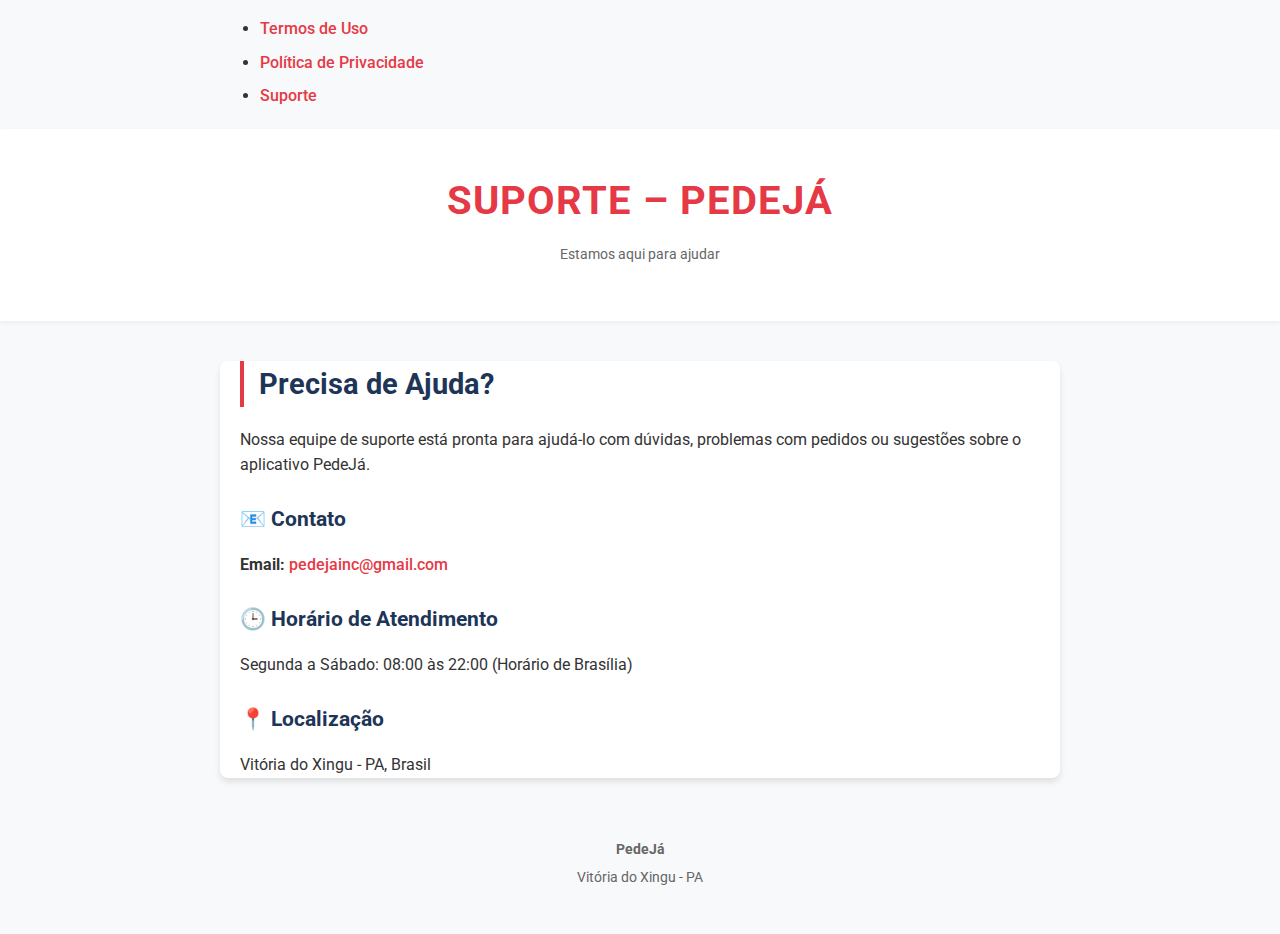
<file: support.html>
<!DOCTYPE html>
<html lang="pt-BR">
<head>
    <meta charset="UTF-8">
    <meta name="viewport" content="width=device-width, initial-scale=1.0">
    <title>Suporte - PedeJá</title>
    <link rel="stylesheet" href="styles.css">
    <link href="https://fonts.googleapis.com/css2?family=Roboto:wght@300;400;500;700&display=swap" rel="stylesheet">
</head>
<body>
    <nav class="navbar">
        <div class="container">
            <ul class="nav-links">
                <li><a href="index.html">Termos de Uso</a></li>
                <li><a href="privacy.html">Política de Privacidade</a></li>
                <li><a href="support.html" class="active">Suporte</a></li>
            </ul>
        </div>
    </nav>

    <header>
        <div class="container">
            <h1>SUPORTE – PEDEJÁ</h1>
            <p class="last-update">Estamos aqui para ajudar</p>
        </div>
    </header>

    <main class="container">
        <section>
            <h2>Precisa de Ajuda?</h2>
            <p>Nossa equipe de suporte está pronta para ajudá-lo com dúvidas, problemas com pedidos ou sugestões sobre o aplicativo PedeJá.</p>
            
            <h3>📧 Contato</h3>
            <p><strong>Email:</strong> <a href="mailto:pedejainc@gmail.com">pedejainc@gmail.com</a></p>
            
            <h3>🕒 Horário de Atendimento</h3>
            <p>Segunda a Sábado: 08:00 às 22:00 (Horário de Brasília)</p>
            
            <h3>📍 Localização</h3>
            <p>Vitória do Xingu - PA, Brasil</p>
        </section>
    </main>

    <footer>
        <div class="container">
            <p><strong>PedeJá</strong></p>
            <p>Vitória do Xingu - PA</p>
        </div>
    </footer>
</body>
</html>
</file>
<file: styles.css>
:root {
    --primary-color: #e63946; /* A vibrant red for PedeJá branding */
    --secondary-color: #1d3557; /* Deep blue for headings */
    --text-color: #333;
    --background-color: #f8f9fa;
    --white: #ffffff;
    --light-gray: #e9ecef;
    --border-radius: 8px;
    --box-shadow: 0 4px 6px rgba(0, 0, 0, 0.1);
}

body {
    font-family: 'Roboto', sans-serif;
    line-height: 1.6;
    color: var(--text-color);
    background-color: var(--background-color);
    margin: 0;
    padding: 0;
}

.container {
    max-width: 800px;
    margin: 0 auto;
    padding: 0 20px;
}

header {
    background-color: var(--white);
    padding: 40px 0;
    text-align: center;
    box-shadow: 0 2px 4px rgba(0,0,0,0.05);
    margin-bottom: 40px;
}

header h1 {
    color: var(--primary-color);
    margin: 0;
    font-size: 2.5rem;
    font-weight: 700;
    text-transform: uppercase;
    letter-spacing: 1px;
}

.last-update {
    color: #666;
    font-size: 0.9rem;
    margin-top: 10px;
}

main {
    background-color: var(--white);
    padding: 40px;
    border-radius: var(--border-radius);
    box-shadow: var(--box-shadow);
    margin-bottom: 40px;
}

section {
    margin-bottom: 40px;
    border-bottom: 1px solid var(--light-gray);
    padding-bottom: 30px;
}

section:last-child {
    border-bottom: none;
    margin-bottom: 0;
    padding-bottom: 0;
}

h2 {
    color: var(--secondary-color);
    font-size: 1.8rem;
    margin-bottom: 20px;
    border-left: 4px solid var(--primary-color);
    padding-left: 15px;
}

h3 {
    color: var(--secondary-color);
    font-size: 1.3rem;
    margin-top: 25px;
    margin-bottom: 15px;
}

p {
    margin-bottom: 15px;
}

ul {
    margin-bottom: 20px;
    padding-left: 20px;
}

li {
    margin-bottom: 8px;
}

.alert-box {
    background-color: #fff3cd;
    border: 1px solid #ffeeba;
    color: #856404;
    padding: 20px;
    border-radius: var(--border-radius);
    margin: 20px 0;
}

.alert-box strong {
    display: block;
    margin-bottom: 10px;
    font-size: 1.1rem;
}

.alert-box p {
    margin-bottom: 0;
}

.cross-list, .ban-list, .check-list {
    list-style: none;
    padding-left: 0;
}

.cross-list li, .ban-list li, .check-list li {
    padding-left: 0;
    margin-bottom: 10px;
}

a {
    color: var(--primary-color);
    text-decoration: none;
    font-weight: 500;
}

a:hover {
    text-decoration: underline;
}

footer {
    text-align: center;
    padding: 40px 0;
    color: #666;
    font-size: 0.9rem;
}

footer p {
    margin: 5px 0;
}

@media (max-width: 600px) {
    header h1 {
        font-size: 1.8rem;
    }
    
    main {
        padding: 20px;
    }
    
    h2 {
        font-size: 1.5rem;
    }
}
</file>
